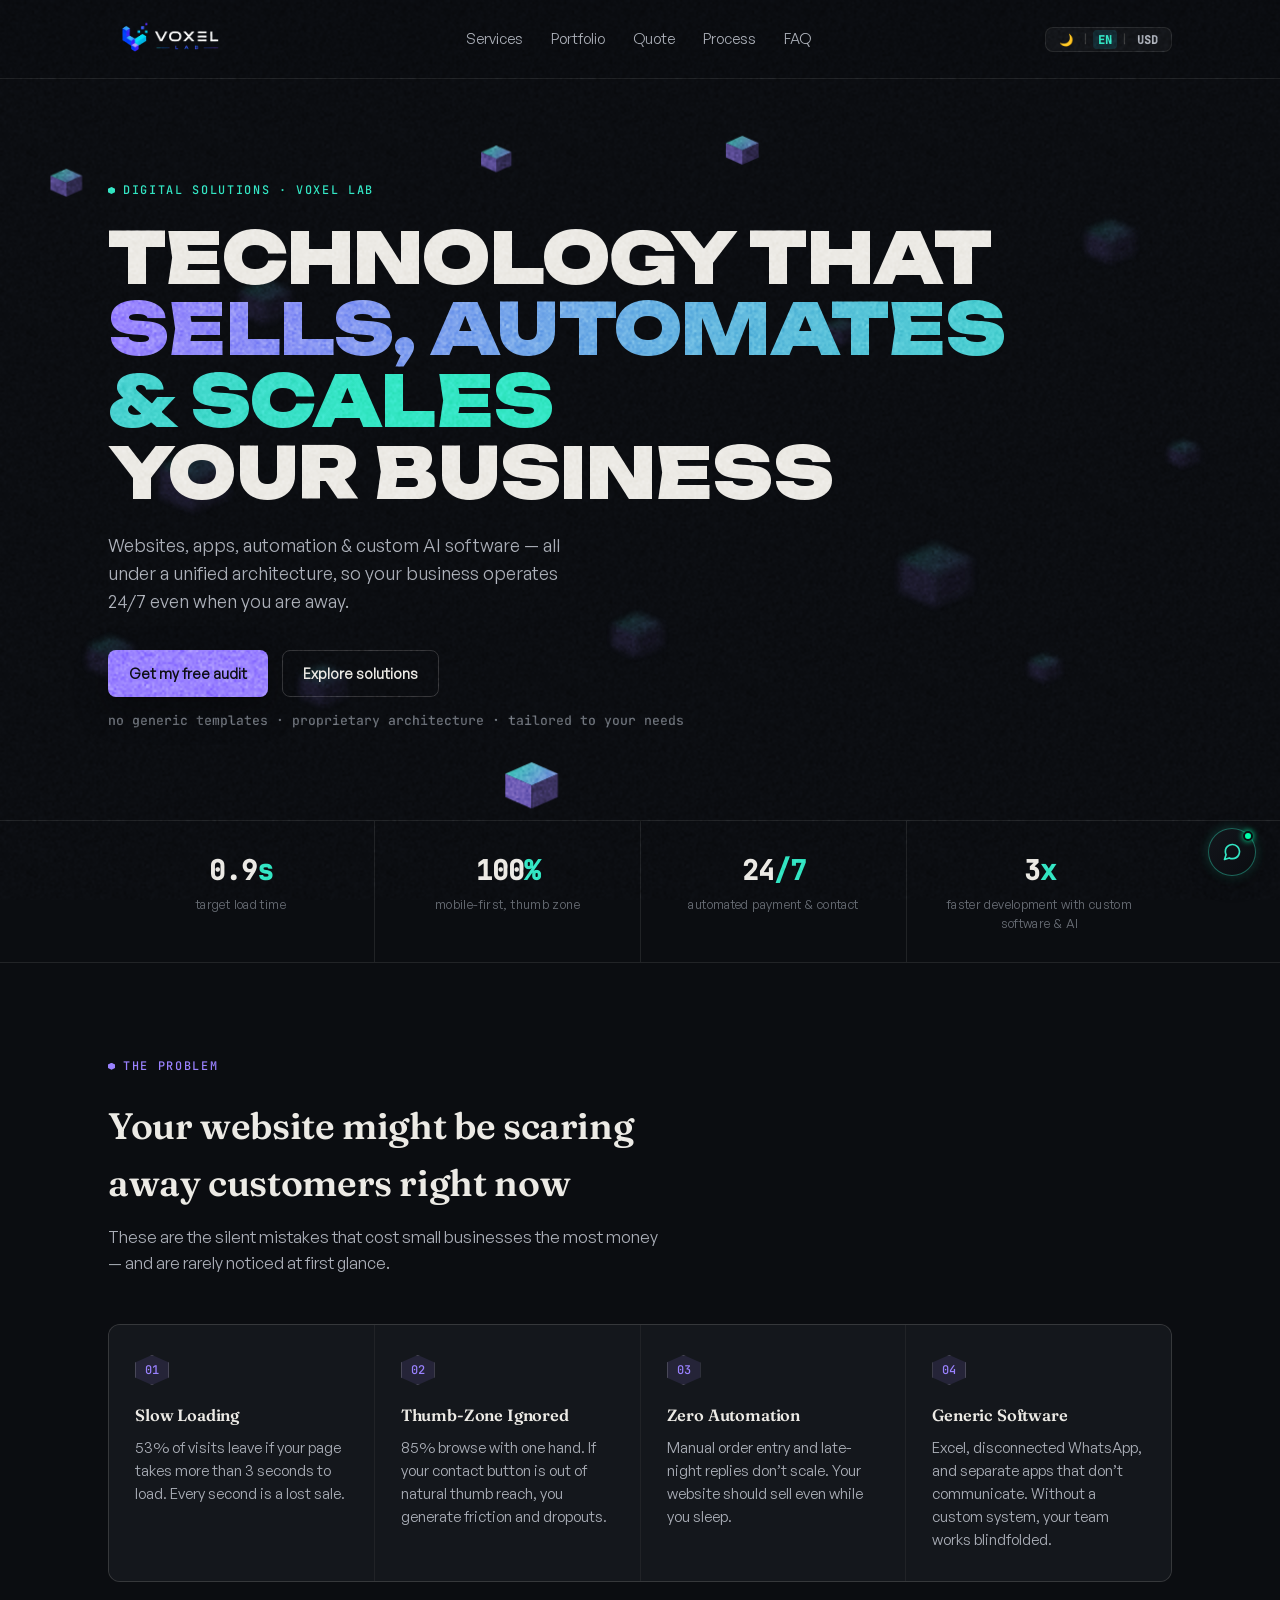
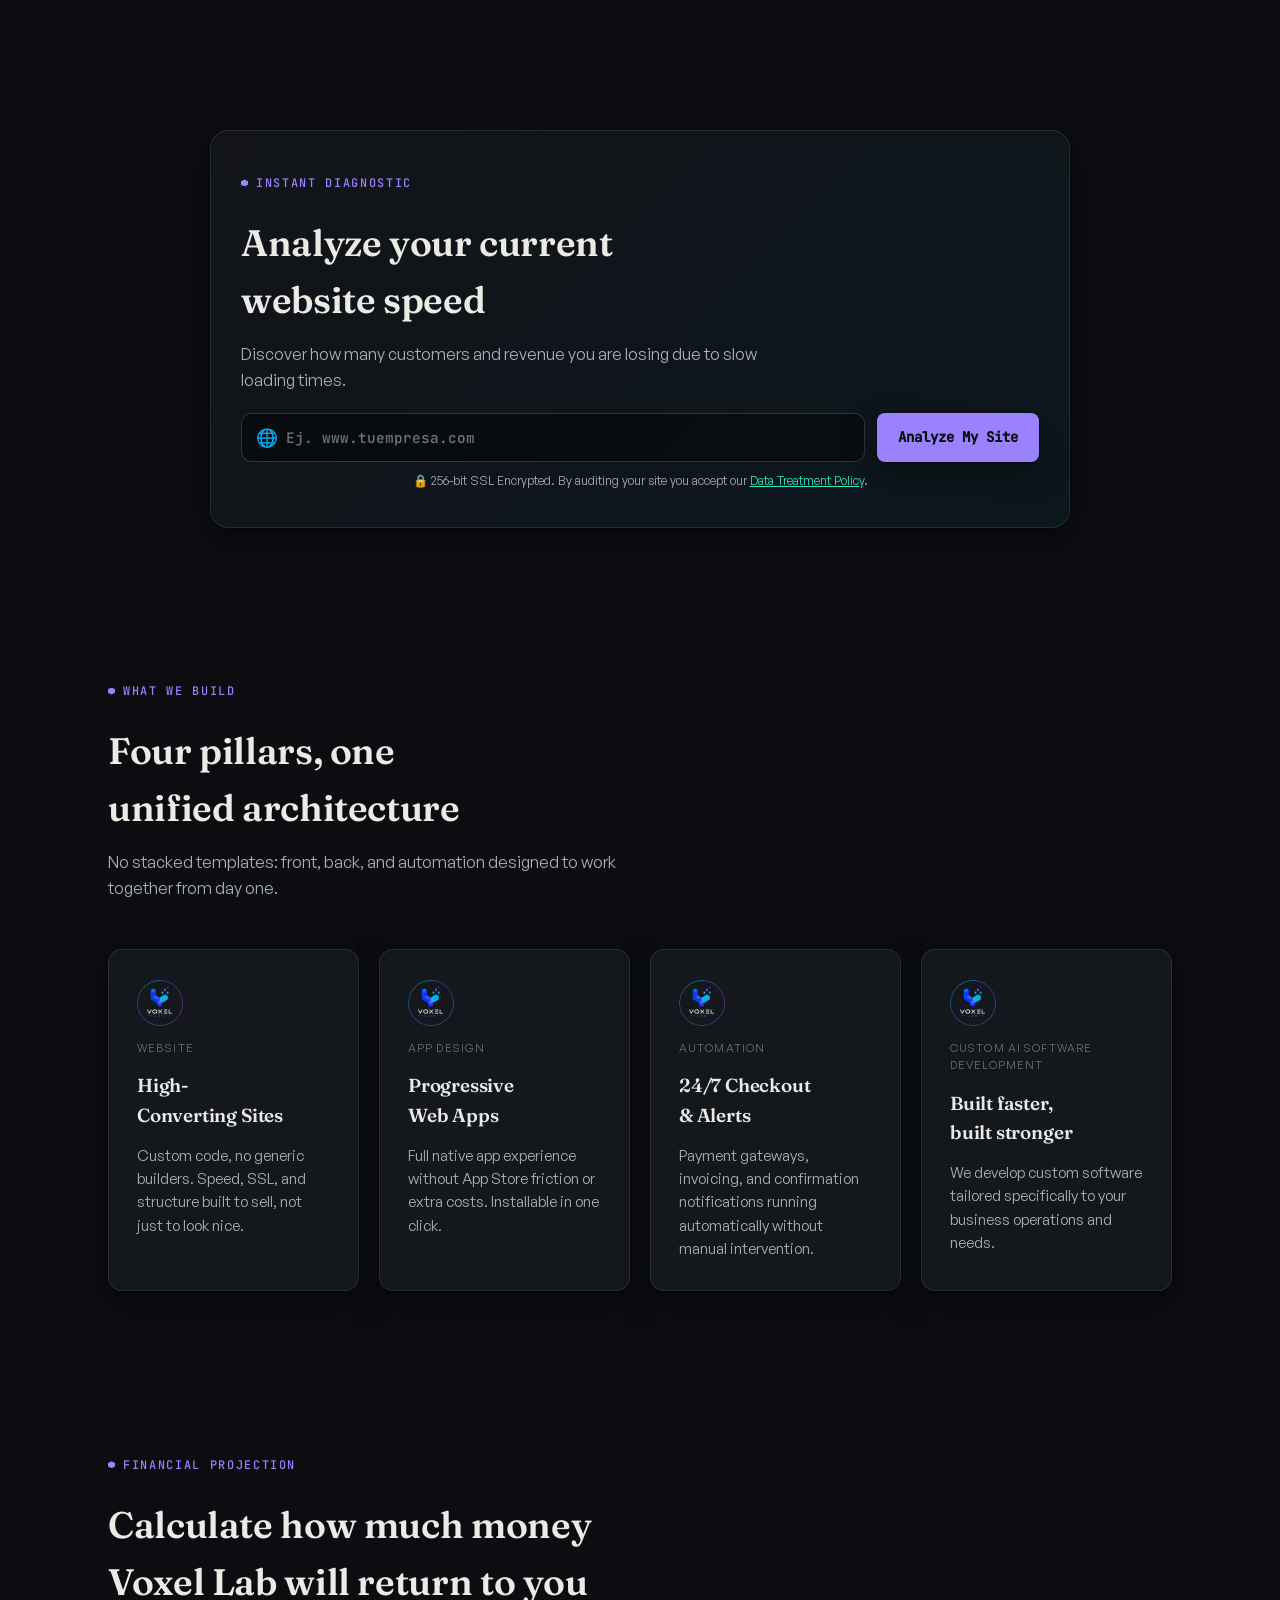
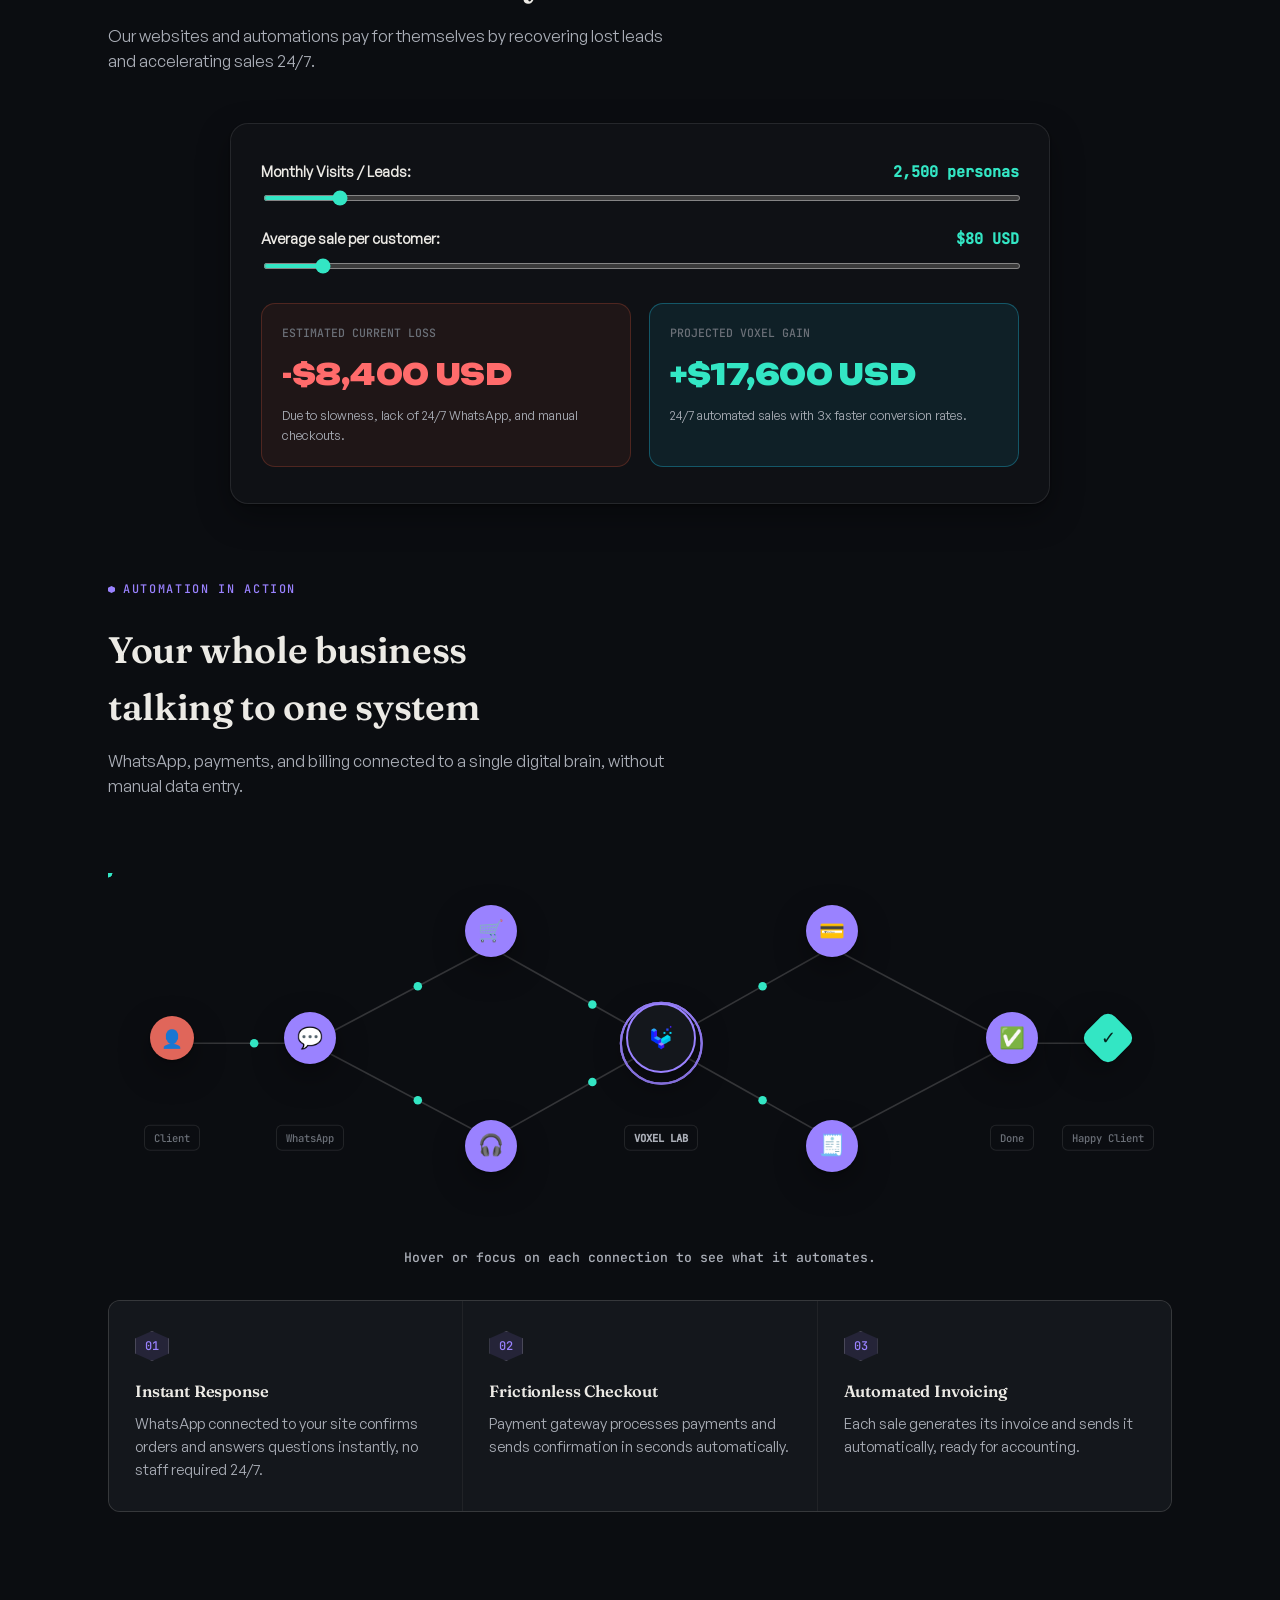
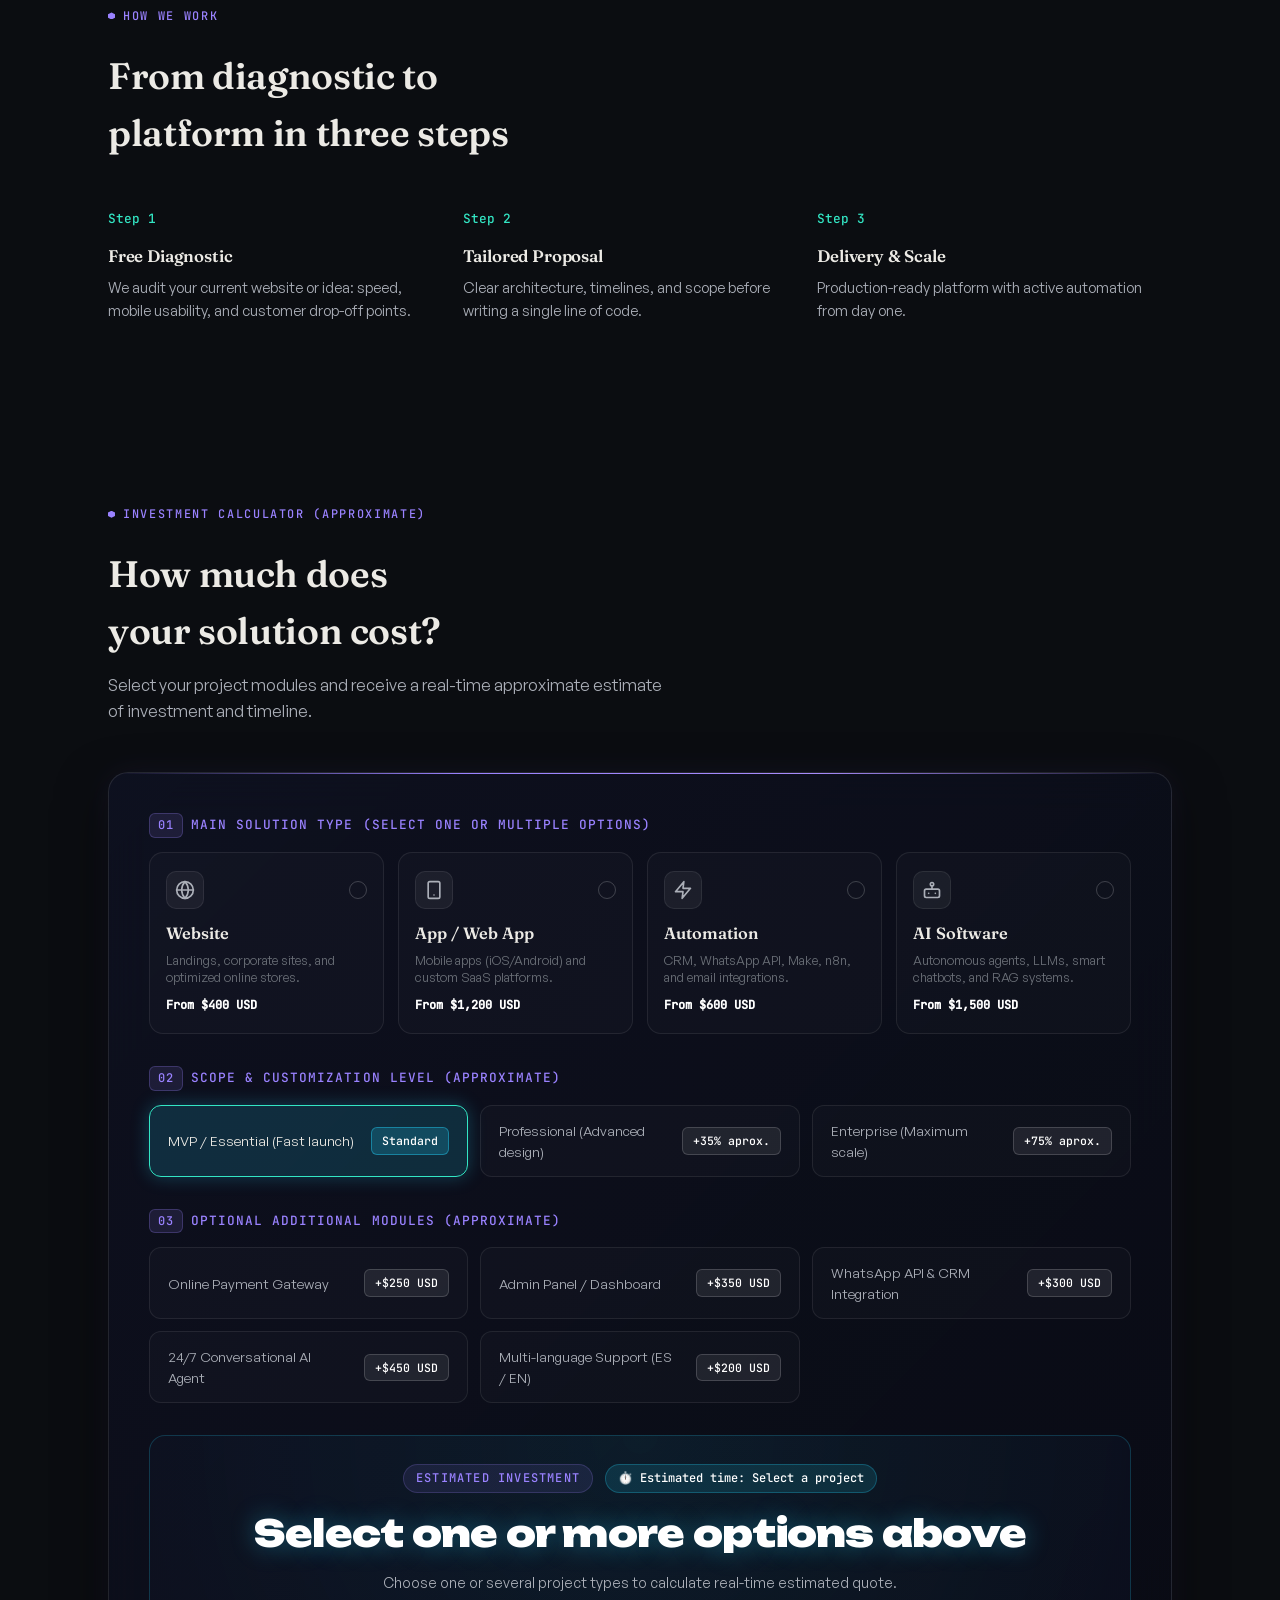
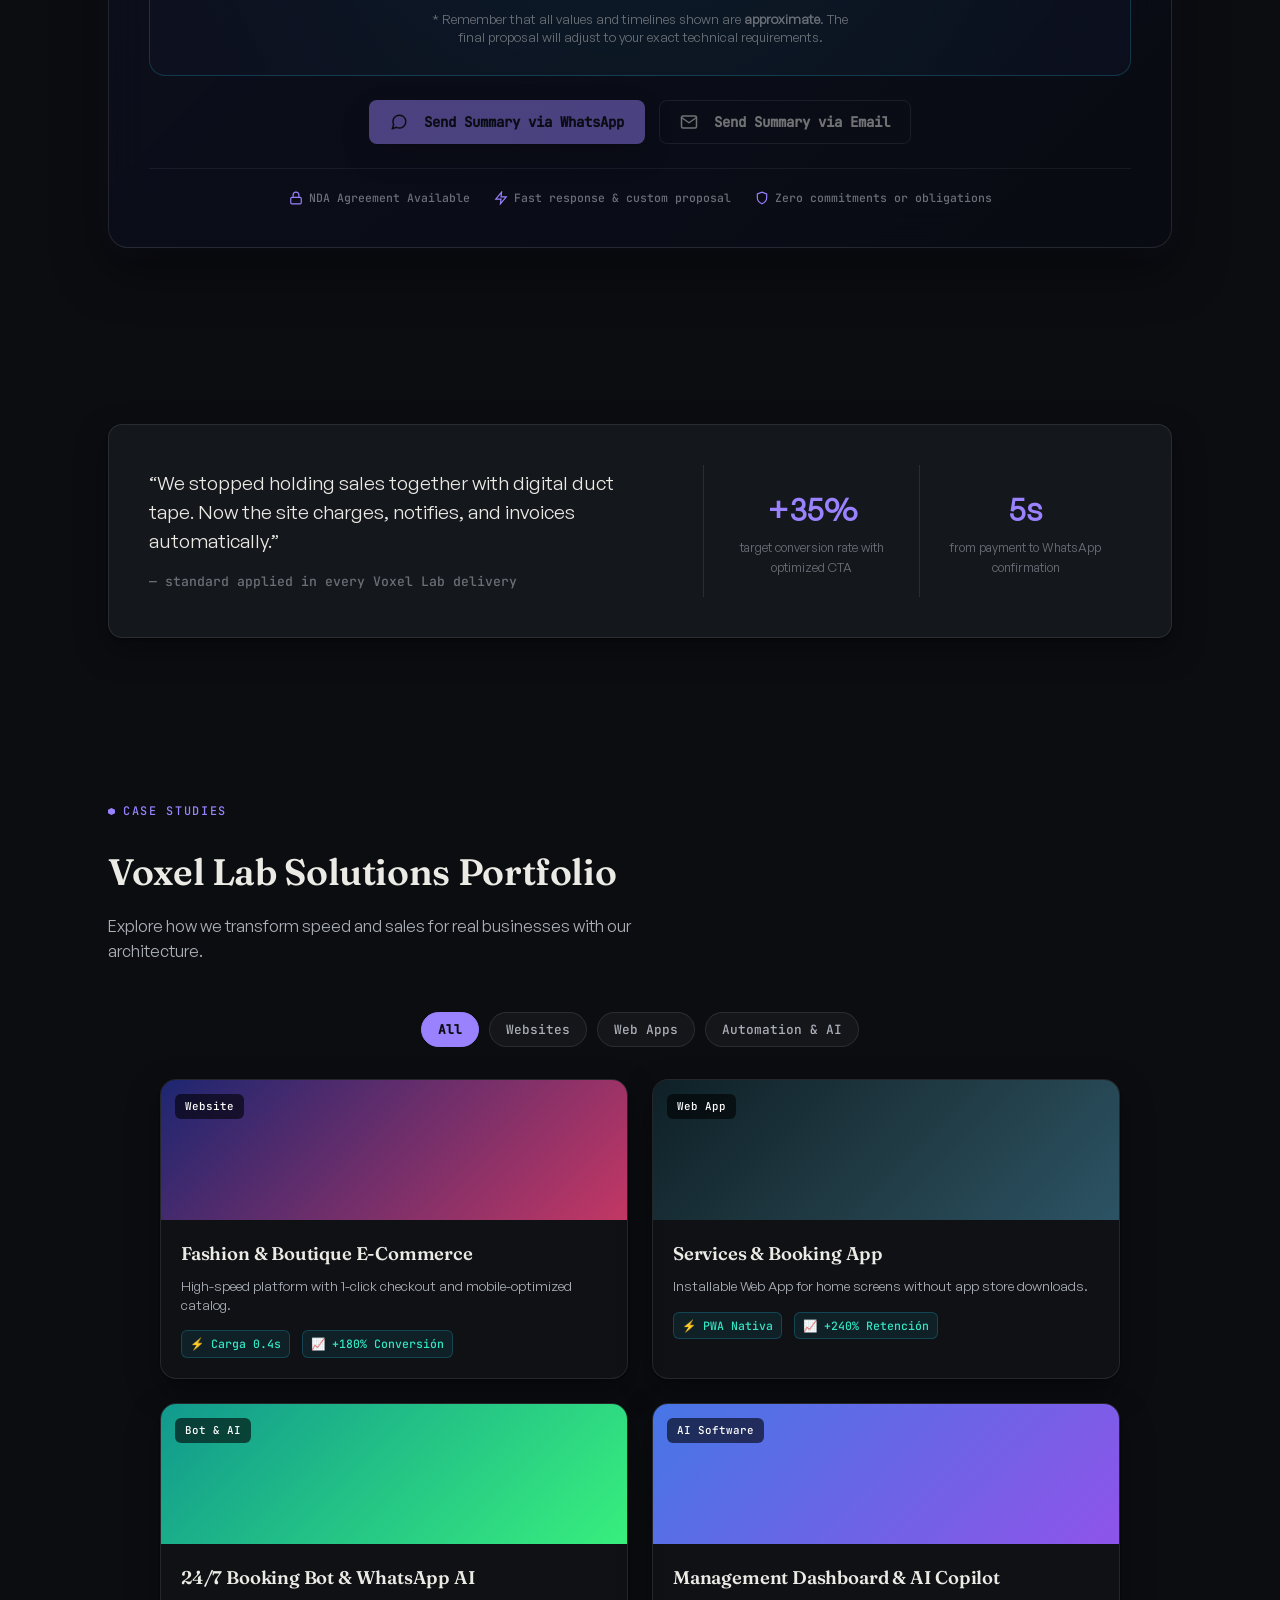
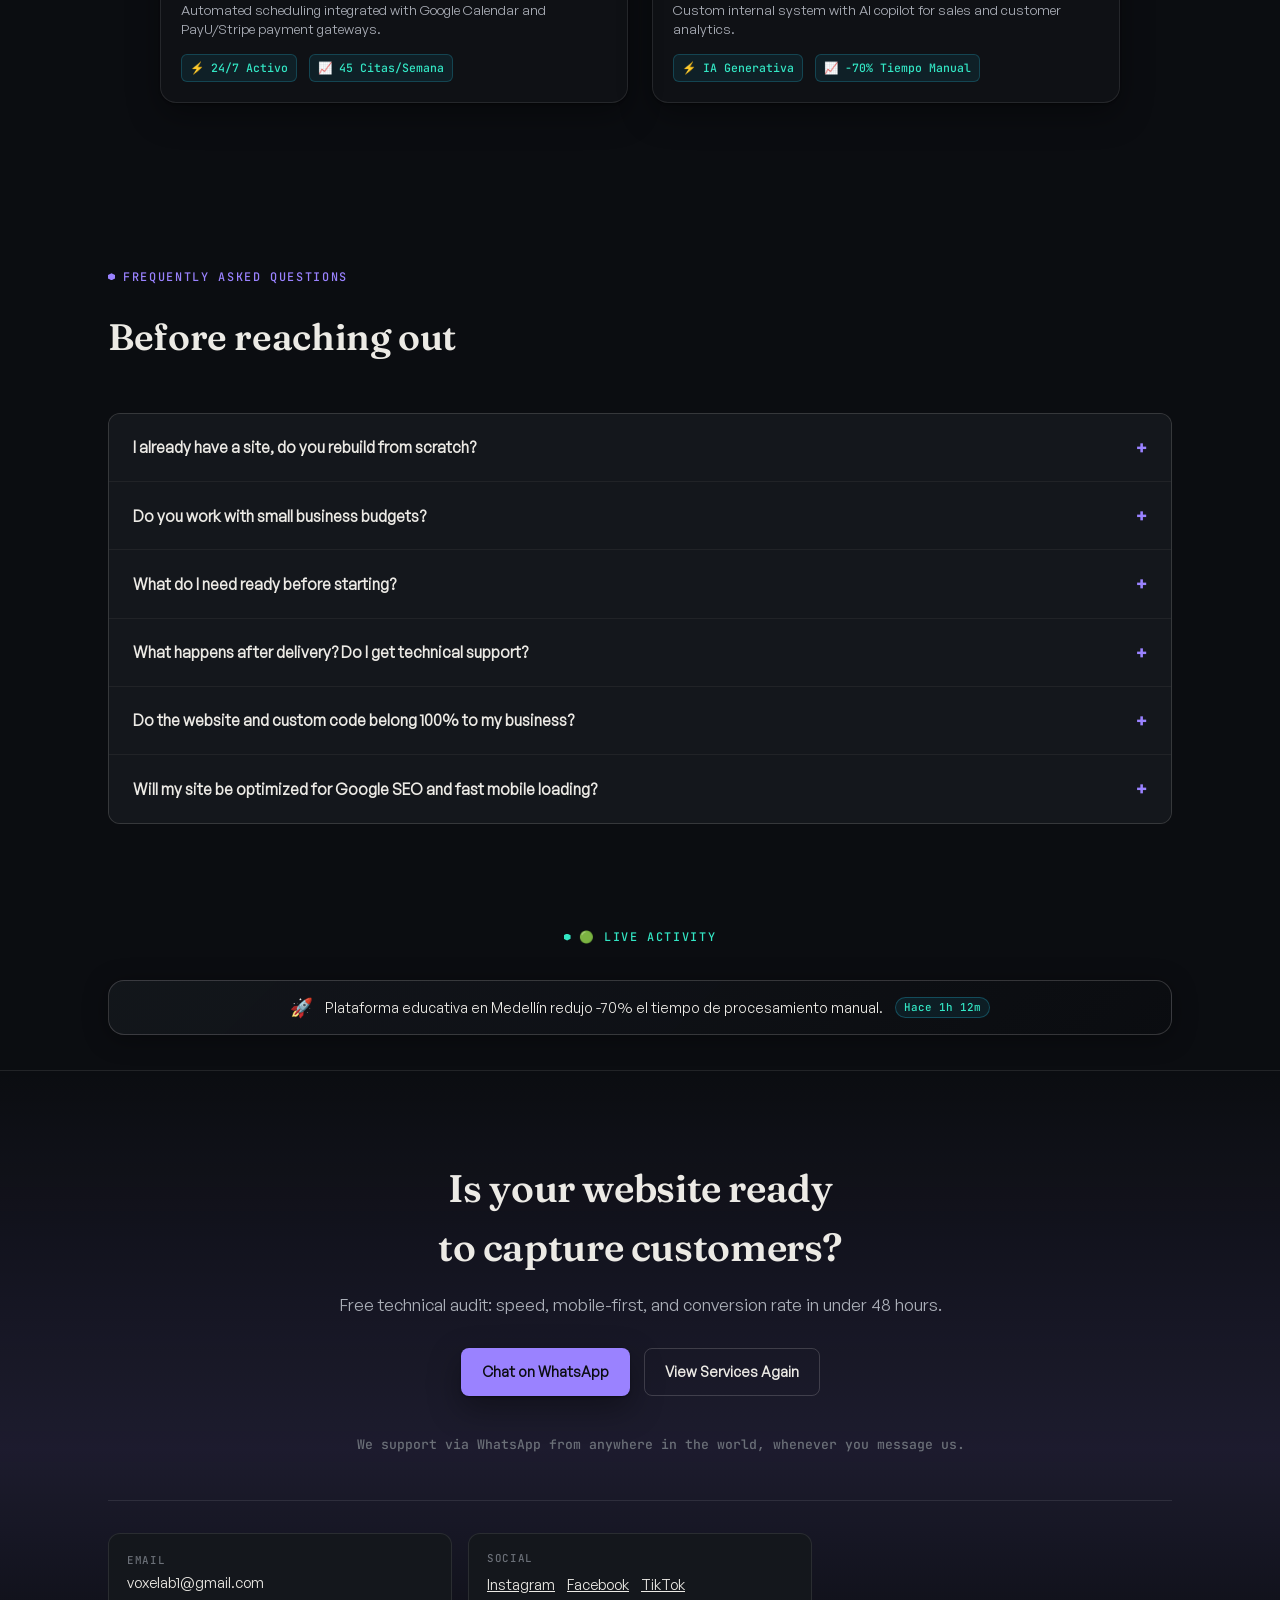
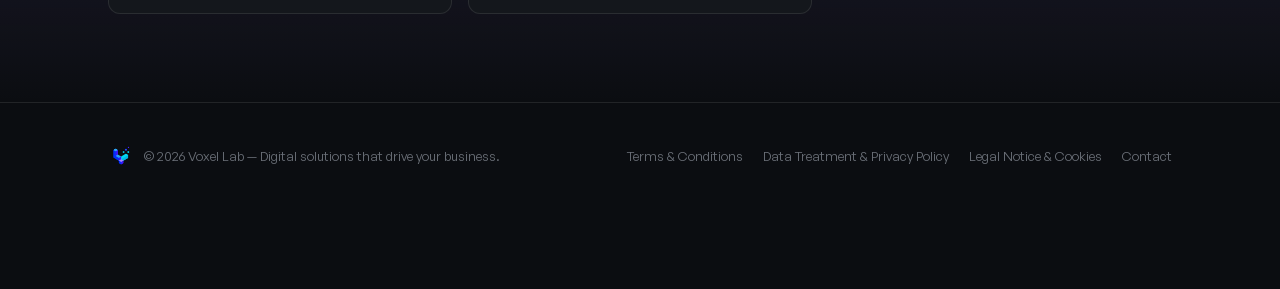
<file: index.html>
<!DOCTYPE html>
<html lang="es">
<head>
<meta charset="UTF-8">
<meta name="viewport" content="width=device-width, initial-scale=1.0">
<!-- 🛡️ Metaetiquetas de Seguridad & Habeas Data -->
<meta http-equiv="X-Content-Type-Options" content="nosniff">
<meta name="referrer" content="strict-origin-when-cross-origin">

<!-- 🔍 SEO Meta Tags Primarios -->
<title>Voxel Lab — Soluciones Digitales, Páginas Web Rápidas & Software con IA</title>
<meta name="title" content="Voxel Lab — Soluciones Digitales, Páginas Web Rápidas & Software con IA">
<meta name="description" content="Desarrollamos páginas web de ultra velocidad, web apps, automatización con WhatsApp API y software a medida con Inteligencia Artificial. Escala las ventas de tu negocio con arquitectura moderna.">
<meta name="keywords" content="desarrollo web Colombia, agencia desarrollo web Bogota, crear pagina web Medellin, cotizar pagina web Colombia, automatizacion whatsapp api, software a medida IA, empresa desarrollo software Colombia, landing page alta conversion, Voxel Lab">
<meta name="author" content="Voxel Lab">
<meta name="robots" content="index, follow">
<meta name="google-site-verification" content="9sSkZafLEkpD5tP87so7yAT3lLVw9qKUcCNNRIwWv0Q">
<link rel="canonical" href="https://voxelab.co/">

<!-- 🌐 Open Graph / Facebook / LinkedIn / WhatsApp -->
<meta property="og:type" content="website">
<meta property="og:url" content="https://voxelab.co/">
<meta property="og:title" content="Voxel Lab — Soluciones Digitales, Páginas Web Rápidas & Software con IA">
<meta property="og:description" content="Webs ultra rápidas (0.4s), automatizaciones 24/7 y software a medida con IA. Diseñadas para convertir visitas en ventas.">
<meta property="og:image" content="https://voxelab.co/logo-icon-dark.png">

<!-- 🐦 Twitter Cards -->
<meta property="twitter:card" content="summary_large_image">
<meta property="twitter:url" content="https://voxelab.co/">
<meta property="twitter:title" content="Voxel Lab — Soluciones Digitales, Páginas Web Rápidas & Software con IA">
<meta property="twitter:description" content="Webs ultra rápidas (0.4s), automatizaciones 24/7 y software a medida con IA. Diseñadas para convertir visitas en ventas.">
<meta property="twitter:image" content="https://voxelab.co/logo-icon-dark.png">

<!-- 🤖 Schema.org JSON-LD (Datos Estructurados para Google) -->
<script type="application/ld+json">
{
  "@context": "https://schema.org",
  "@graph": [
    {
      "@type": "Organization",
      "@id": "https://voxelab.co/#organization",
      "name": "Voxel Lab",
      "alternateName": ["VoxelLab", "Voxel Lab Soluciones Digitales"],
      "url": "https://voxelab.co",
      "logo": "https://voxelab.co/logo-icon-dark.png",
      "sameAs": [
        "https://www.instagram.com/voxel.lab1/",
        "https://www.facebook.com/share/1CRuGWPun2/",
        "https://www.tiktok.com/@voxel.lab1"
      ],
      "description": "Empresa especializada en soluciones digitales, desarrollo de software a medida, automatizaciones con WhatsApp API, Inteligencia Artificial y páginas web de alta velocidad."
    },
    {
      "@type": "WebSite",
      "@id": "https://voxelab.co/#website",
      "url": "https://voxelab.co",
      "name": "Voxel Lab — Soluciones Digitales, Desarrollo de Software & Automatizaciones",
      "publisher": {
        "@id": "https://voxelab.co/#organization"
      },
      "inLanguage": ["es-CO", "en-US"]
    },
    {
      "@type": "ProfessionalService",
      "@id": "https://voxelab.co/#service",
      "name": "Voxel Lab — Desarrollo de Software & Soluciones Digitales",
      "url": "https://voxelab.co",
      "priceRange": "$$$",
      "address": {
        "@type": "PostalAddress",
        "addressCountry": "CO"
      },
      "areaServed": ["Colombia", "United States", "Spain", "Latin America"],
      "hasOfferCatalog": {
        "@type": "OfferCatalog",
        "name": "Catálogo de Soluciones Digitales y Desarrollo de Software",
        "itemListElement": [
          {
            "@type": "Offer",
            "itemOffered": {
              "@type": "Service",
              "name": "Soluciones Digitales & Páginas Web de Ultra Velocidad",
              "description": "Desarrollo de sitios web corporativos, landings de conversión y tiendas virtuales optimizadas para cargar en 0.4 segundos."
            }
          },
          {
            "@type": "Offer",
            "itemOffered": {
              "@type": "Service",
              "name": "Desarrollo de Software a Medida & Web Apps (PWA)",
              "description": "Creación de software personalizado, plataformas SaaS y aplicaciones web instalables para optimizar procesos de negocio."
            }
          },
          {
            "@type": "Offer",
            "itemOffered": {
              "@type": "Service",
              "name": "Automatizaciones de Procesos con WhatsApp API & CRM",
              "description": "Integración de bots conversacionales 24/7, agendamiento de citas y confirmaciones de pago automáticas en tiempo real."
            }
          },
          {
            "@type": "Offer",
            "itemOffered": {
              "@type": "Service",
              "name": "Integración de Inteligencia Artificial & Copilotos a Medida",
              "description": "Sistemas RAG, agentes de IA conversacionales y tableros de gestión inteligente conectables a bases de datos."
            }
          }
        ]
      }
    },
    {
      "@type": "FAQPage",
      "@id": "https://voxelab.co/#faq",
      "mainEntity": [
        {
          "@type": "Question",
          "name": "¿Por qué elegir Voxel Lab para el Desarrollo de Software y Soluciones Digitales?",
          "acceptedAnswer": {
            "@type": "Answer",
            "text": "Voxel Lab combina velocidad extrema (0.4s de carga), arquitectura mobile-first optimizada para la zona del pulgar y automatizaciones inteligentes para aumentar las ventas y eficiencia operativa de negocios."
          }
        },
        {
          "@type": "Question",
          "name": "¿Qué tipo de Automatizaciones implementan?",
          "acceptedAnswer": {
            "@type": "Answer",
            "text": "Implementamos automatizaciones de WhatsApp API, bots de respuesta inmediata 24/7, agendamiento automático en Google Calendar, pasarelas de pago PayU/Stripe y webhooks en n8n/Make."
          }
        }
      ]
    }
  ]
}
</script>

<!-- 🖼️ Favicon & App Icons con Fondo Oscuro para Google -->
<link rel="icon" type="image/x-icon" href="favicon.ico">
<link rel="icon" type="image/webp" href="logo-icon-dark.webp">
<link rel="apple-touch-icon" href="logo-icon-dark.png">


<link rel="preload" href="fonts/unbounded-900.woff2" as="font" type="font/woff2" crossorigin>
<link rel="preload" href="fonts/generalsans-400.woff2" as="font" type="font/woff2" crossorigin>
<link rel="stylesheet" href="css/styles.min.css?v=1787889919">

<style>
.hero h1 {
  font-family: "UnboundedVL", "Futura", "Century Gothic", "Avenir Next", sans-serif !important;
  font-weight: 900 !important;
  text-transform: uppercase !important;
  font-size: clamp(2.1rem, 6.4vw, 4.4rem) !important;
  line-height: 1.02 !important;
  letter-spacing: -0.01em !important;
  max-width: 14ch !important;
}
.hero h1 em {
  font-style: normal !important;
  background: linear-gradient(100deg, var(--violet, #9A82FF), var(--cyan, #33E6C4) 85%) !important;
  -webkit-background-clip: text !important;
  background-clip: text !important;
  color: transparent !important;
}
</style>
</head>
<body>
<div class="site-root" style="width: 100%; max-width: 100%; overflow-x: clip; position: relative;">

<div class="preloader" id="preloader" aria-hidden="true">
  <div class="preloader-cubes"><span></span><span></span><span></span><span></span><span></span></div>
  <div class="preloader-count" id="preloaderCount">0%</div>
</div>
<div class="grain" id="grainLayer" aria-hidden="true"></div>

<header>
  <div class="wrap nav">
    <div class="brand brand--image" role="img" aria-label="Voxel Lab"></div>
    <nav class="links">
      <a href="#servicios" data-i18n="nav_services">Servicios</a>
      <a href="#portafolio" data-i18n="nav_portfolio">Portafolio</a>
      <a href="#cotizador" data-i18n="nav_quote">Cotizar</a>
      <a href="#proceso" data-i18n="nav_process">Proceso</a>
      <a href="#faq" data-i18n="nav_faq">Preguntas</a>
    </nav>
    <div style="display:flex; align-items:center; gap:10px;">
      <!-- Selector Sutil de Tema (Dark/Light), Idioma (ES/EN) y Moneda (USD/COP) -->
      <div class="lang-curr-picker">
        <button type="button" class="picker-btn" id="themeToggleBtn" onclick="toggleTheme()" title="Cambiar tema (Dark / Light)">🌙</button>
        <span class="picker-sep">|</span>
        <button type="button" class="picker-btn" id="langToggleBtn" onclick="toggleLanguage()" title="Cambiar idioma (ES / EN)">ES</button>
        <span class="picker-sep">|</span>
        <button type="button" class="picker-btn" id="currToggleBtn" onclick="toggleCurrency()" title="Cambiar moneda (USD / COP)">USD</button>
      </div>
      <button class="nav-toggle" id="navToggle" aria-expanded="false" aria-controls="mobileDrawer" aria-label="Abrir menú">
        <span></span>
      </button>
    </div>
  </div>
  <div class="wrap">
    <nav class="mobile-drawer" id="mobileDrawer">
      <a href="#servicios" data-i18n="nav_services">Servicios</a>
      <a href="#portafolio" data-i18n="nav_portfolio">Portafolio</a>
      <a href="#cotizador" data-i18n="nav_quote">Cotizar</a>
      <a href="#proceso" data-i18n="nav_process">Proceso</a>
      <a href="#faq" data-i18n="nav_faq">Preguntas</a>
      <a href="#contacto" data-i18n="nav_audit">Auditoría gratis</a>
    </nav>
  </div>
</header>

<main>
  <section class="hero">
    <div class="voxel-field" id="voxelField"></div>
    <div class="wrap relative">
      <span class="eyebrow" data-i18n="hero_eyebrow">Soluciones digitales · Voxel Lab</span>
      <h1 data-i18n="hero_h1">Tecnología que <em>vende, automatiza y escala</em> tu negocio</h1>
      <p class="sub" data-i18n="hero_sub">Webs, apps, automatizaciones y software a medida con IA &mdash; todo bajo una sola arquitectura, para que tu negocio funcione incluso cuando tú no estás.</p>
      <div class="actions">
        <a class="btn btn-primary" href="#contacto" data-i18n="hero_cta1">Quiero mi auditoría gratis</a>
        <a class="btn btn-ghost" href="#servicios" data-i18n="hero_cta2">Ver qué construimos</a>
      </div>
      <div class="fine" data-i18n="hero_fine">sin plantillas genéricas · arquitectura propia · acoplada a tus necesidades</div>
    </div>
  </section>

  <div class="stats">
    <div class="wrap">
      <div class="stat">
        <div class="stat-num" data-count-from="8.4" data-count-to="0.9" data-decimals="1" data-suffix="s">8.4<span class="unit">s</span></div>
        <div class="stat-label" data-i18n="stat_1">reducción de tiempo de carga (&gt;70%)</div>
      </div>
      <div class="stat">
        <div class="stat-num" data-count-from="0" data-count-to="100" data-decimals="0" data-suffix="%">0<span class="unit">%</span></div>
        <div class="stat-label" data-i18n="stat_2">mobile-first, zona del pulgar</div>
      </div>
      <div class="stat">
        <div class="stat-num" data-count-from="0" data-count-to="24" data-decimals="0" data-suffix="/7">0<span class="unit">/7</span></div>
        <div class="stat-label" data-i18n="stat_3">cobro y contacto automatizado</div>
      </div>
      <div class="stat">
        <div class="stat-num" data-count-from="1" data-count-to="3" data-decimals="0" data-suffix="x">1<span class="unit">x</span></div>
        <div class="stat-label" data-i18n="stat_4">desarrollo más rápido con software a medida e IA</div>
      </div>
    </div>
  </div>

  <section id="problema">
    <div class="wrap">
      <div class="section-head reveal">
        <span class="eyebrow" data-i18n="prob_eyebrow">El problema</span>
        <h2 data-i18n="prob_h2">Tu web puede estar espantando clientes ahora mismo</h2>
        <p data-i18n="prob_sub">Estos son los errores silenciosos que más le cuestan dinero a una pyme &mdash; y que casi nunca se notan a simple vista.</p>
      </div>
      <div class="pain-grid pain-grid--4 reveal">
        <div class="pain">
          <div class="glyph">01</div>
          <h3 data-i18n="prob_c1_t">Carga lenta</h3>
          <p data-i18n="prob_c1_d">El 53% de las visitas se va si tu página tarda más de 3 segundos en cargar. Cada segundo es venta perdida.</p>
        </div>
        <div class="pain">
          <div class="glyph">02</div>
          <h3 data-i18n="prob_c2_t">No piensa en el pulgar</h3>
          <p data-i18n="prob_c2_d">El 85% navega con una mano. Si tu botón de contacto está fuera de la zona de alcance, generas fricción y abandono.</p>
        </div>
        <div class="pain">
          <div class="glyph">03</div>
          <h3 data-i18n="prob_c3_t">Cero automatización</h3>
          <p data-i18n="prob_c3_d">Registrar ventas a mano y responder de madrugada no escala. Tu web debería vender aunque tú estés dormido.</p>
        </div>
        <div class="pain">
          <div class="glyph">04</div>
          <h3 data-i18n="prob_c4_t">Software genérico</h3>
          <p data-i18n="prob_c4_d">Excel, WhatsApp sin integrar y apps sueltas que no se hablan entre sí. Sin un sistema propio, cada área de tu negocio trabaja a ciegas.</p>
        </div>
      </div>
    </div>
  </section>

  <!-- ⚡ SECTION 1: AUDITORÍA DE VELOCIDAD EN TIEMPO REAL -->
  <section id="speedAudit" class="reveal" style="padding: 60px 0;">
    <div class="wrap">
      <div class="speed-audit-card">
        <div class="section-head" style="margin-bottom: 20px;">
          <span class="eyebrow" data-i18n="audit_eyebrow">Diagnóstico instantáneo</span>
          <h2 data-i18n="audit_h2">Analiza la velocidad de tu página web actual</h2>
          <p data-i18n="audit_sub">Descubre cuántos clientes y dinero estás dejando ir por tiempos de carga lentos.</p>
        </div>

        <div class="speed-input-box">
          <div class="input-wrap">
            <span class="input-icon">🌐</span>
            <input type="text" id="speedUrlInput" placeholder="Ej. www.tuempresa.com" aria-label="Dirección de tu página web">
          </div>
          <button type="button" class="btn btn-primary" id="speedAuditBtn" onclick="runSpeedAudit()" data-i18n="audit_btn">Analizar Mi Web</button>
        </div>
        <div class="audit-privacy-note" style="margin-top: 10px; font-size: 0.76rem; color: var(--ink-soft); display: flex; align-items: center; justify-content: center; gap: 6px;">
          <span data-i18n="audit_privacy_note">Cifrado SSL 256-bit · *Medido bajo la metodología oficial de Google PageSpeed & Lighthouse.</span>
        </div>

        <!-- Loader Animado durante el análisis -->
        <div class="speed-loader-box" id="speedLoaderBox" style="display: none;">
          <div class="speed-progress-bar-bg">
            <div class="speed-progress-bar-fill" id="auditProgressFill"></div>
          </div>
          <div class="speed-progress-text" id="auditProgressText">🔍 Conectando con Google Lighthouse Engine...</div>
        </div>

        <!-- Caja de Resultados Avanzada -->
        <div class="speed-result-box" id="speedResultBox" style="display: none;">
          <div class="speed-metrics-grid">
            <div class="speed-metric-card metric--danger">
              <span class="metric-title" data-i18n="audit_m1_t">Tiempo Carga Móvil</span>
              <span class="metric-val" id="auditTimeVal">4.8s</span>
              <span class="metric-sub" id="auditTimeSub" data-i18n="audit_m1_s">53% abandono de clientes</span>
            </div>

            <div class="speed-metric-card metric--warning">
              <span class="metric-title" data-i18n="audit_m2_t">Puntaje Google Speed</span>
              <span class="metric-val" id="auditScoreVal">38/100</span>
              <span class="metric-sub" id="auditScoreSub" data-i18n="audit_m2_s">Rendimiento SEO deficiente</span>
            </div>

            <div class="speed-metric-card metric--warning" id="auditUxCard">
              <span class="metric-title" data-i18n="audit_m4_t">UX Móvil & Pulgar</span>
              <span class="metric-val" id="auditUxVal">Fricción Alta</span>
              <span class="metric-sub" id="auditUxSub" data-i18n="audit_m4_s">Botones fuera de zona fácil</span>
            </div>

            <div class="speed-metric-card metric--success">
              <span class="metric-title" data-i18n="audit_m3_t">Solución Voxel Lab</span>
              <span class="metric-val">&lt; 0.9s</span>
              <span class="metric-sub" data-i18n="audit_m3_s">🚀 Zona Verde Google (90+ a 100)</span>
            </div>
          </div>

          <!-- Cuadro de Hallazgos Técnicos -->
          <div class="speed-findings-box">
            <div class="findings-title">
               <b data-i18n="audit_findings_t">Hallazgos Técnicos Principales:</b>
            </div>
            <ul class="findings-list" id="auditFindingsList">
              <li data-i18n="audit_f1"><b>Servidor & Carga:</b> Tiempos de respuesta inicial (TTFB) elevados e imágenes sin compresión moderna.</li>
              <li data-i18n="audit_f2"><b>Usabilidad Móvil:</b> Menú y botones de contacto fuera de la zona natural del pulgar.</li>
              <li data-i18n="audit_f3"><b>Conversión:</b> Sin pasarela de cobro rápido ni respuesta automática por WhatsApp 24/7.</li>
            </ul>
          </div>

          <div class="speed-audit-footer">
            <div style="font-size: 0.78rem; color: var(--ink-muted); margin-bottom: 12px; line-height: 1.4;">* <b>Garantía de Transparencia:</b> Medido bajo la metodología oficial de Google PageSpeed / Lighthouse. La velocidad final de cada proyecto varía según la cantidad de herramientas de marketing externas (Pixel de Meta, Analytics) y la compresión de medios administrados por el cliente.</div>
            <span data-i18n="audit_footer"><b>Diagnóstico:</b> Tu sitio actual acumula fricción. Con la arquitectura Voxel Lab cargarás <b>6x más rápido</b>.</span>
            <div class="speed-audit-actions">
              <button type="button" class="btn btn-ghost btn-sm" id="auditWhatsappShareBtn" onclick="shareAuditWhatsApp()" data-i18n="audit_wa_share">Enviar a WhatsApp</button>
              <a href="#cotizador" class="btn btn-cyan btn-sm" data-i18n="audit_opt_btn">Optimizar Mi Web Ahora ➔</a>
            </div>
          </div>
        </div>
      </div>
    </div>
  </section>

  <section id="servicios">
    <div class="wrap">
      <div class="section-head reveal">
        <span class="eyebrow" data-i18n="serv_eyebrow">Lo que construimos</span>
        <h2 data-i18n="serv_h2">Cuatro piezas, una sola arquitectura</h2>
        <p data-i18n="serv_sub">Nada de plantillas apiladas: front, back y automatización diseñados para trabajar juntos desde el primer día.</p>
      </div>
      <div class="pillars reveal">
        <div class="pillar">
          <div class="cube-icon"></div>
          <span class="tag" data-i18n="serv_p1_tag">Página web</span>
          <h3 data-i18n="serv_p1_t">Sitios que convierten</h3>
          <p data-i18n="serv_p1_d">Código a medida, no builders genéricos. Velocidad, SSL y estructura pensada para vender, no solo para verse bien.</p>
        </div>
        <div class="pillar">
          <div class="cube-icon"></div>
          <span class="tag" data-i18n="serv_p2_tag">Diseño de app</span>
          <h3 data-i18n="serv_p2_t">Web Apps progresivas</h3>
          <p data-i18n="serv_p2_d">Toda la experiencia de una app nativa, sin el costo ni la fricción de la App Store. Instalable a un clic.</p>
        </div>
        <div class="pillar">
          <div class="cube-icon"></div>
          <span class="tag" data-i18n="serv_p3_tag">Automatización</span>
          <h3 data-i18n="serv_p3_t">Cobro y aviso 24/7</h3>
          <p data-i18n="serv_p3_d">Pasarelas de pago, facturación y notificaciones de confirmación, integradas y corriendo solas, sin intervención manual.</p>
        </div>
        <div class="pillar">
          <div class="cube-icon"></div>
          <span class="tag" data-i18n="serv_p4_tag">Desarrollo de software a medida con IA</span>
          <h3 data-i18n="serv_p4_t">Construimos más rápido, no más frágil</h3>
          <p data-i18n="serv_p4_d">Desarrollamos soluciones a medida para tu empresa, enfocándonos en tus necesidades.</p>
        </div>
      </div>
    </div>
  </section>

  <!-- 💰 SECTION 2: CALCULADORA DE RETORNO DE INVERSIÓN (ROI) -->
  <section id="roiCalculator" class="reveal" style="padding: 70px 0;">
    <div class="wrap">
      <div class="section-head text-center">
        <span class="eyebrow" data-i18n="roi_eyebrow">Proyección financiera</span>
        <h2 data-i18n="roi_h2">Calcula cuánto dinero te devolverá Voxel Lab</h2>
        <p data-i18n="roi_sub">Nuestras webs y automatizaciones se pagan solas al recuperar clientes perdidos y acelerar ventas 24/7.</p>
      </div>

      <div class="roi-box">
        <div class="roi-sliders">
          <div class="roi-field">
            <div class="roi-label-row">
              <label for="roiVisitors" data-i18n="roi_l1">Visitas / Prospectos al mes:</label>
              <span class="roi-val" id="roiVisitorsVal">2,500 personas</span>
            </div>
            <input type="range" id="roiVisitors" min="200" max="25000" step="100" value="2500" oninput="recalcROI()">
          </div>

          <div class="roi-field">
            <div class="roi-label-row">
              <label for="roiTicket" data-i18n="roi_l2">Venta promedio por cliente:</label>
              <span class="roi-val" id="roiTicketVal">$80 USD</span>
            </div>
            <input type="range" id="roiTicket" min="10" max="1000" step="10" value="80" oninput="recalcROI()">
          </div>
        </div>

        <div class="roi-results-grid">
          <div class="roi-card card--loss">
            <span class="card-tag" data-i18n="roi_c1_tag">Pérdida Actual Estimada</span>
            <h3 id="roiLossVal">-$3,200 USD</h3>
            <p data-i18n="roi_c1_sub">Por lentitud, falta de WhatsApp 24/7 y cobros manuales.</p>
          </div>
          <div class="roi-card card--gain">
            <span class="card-tag" data-i18n="roi_c2_tag">Ganancia Proyectada Voxel</span>
            <h3 id="roiGainVal">+$5,400 USD</h3>
            <p data-i18n="roi_c2_sub">Ventas automáticas 24/7 con conversión 3x más rápida.</p>
          </div>
        </div>
      </div>
    </div>
  </section>
    <div class="wrap">
      <div class="section-head reveal">
        <span class="eyebrow" data-i18n="auto_eyebrow">Automatización en acción</span>
        <h2 data-i18n="auto_h2">Todo tu negocio hablándole a un mismo sistema</h2>
        <p data-i18n="auto_sub">WhatsApp, pagos y facturación conectados a un solo cerebro digital, sin que nadie tenga que cruzar datos a mano.</p>
      </div>
      <div class="flow flow--long reveal">
        <svg class="flow-svg" viewBox="0 0 1000 320" preserveAspectRatio="xMidYMid meet" aria-hidden="true">
          <path id="segStart" class="flow-line" d="M60,160 L190,160"></path>
          <path id="segB1" class="flow-line" d="M190,160 L360,70"></path>
          <path id="segB2" class="flow-line" d="M190,160 L360,250"></path>
          <path id="segC1" class="flow-line" d="M360,70 L520,160"></path>
          <path id="segC2" class="flow-line" d="M360,250 L520,160"></path>
          <path id="segD1" class="flow-line" d="M520,160 L680,70"></path>
          <path id="segD2" class="flow-line" d="M520,160 L680,250"></path>
          <path id="segE1" class="flow-line" d="M680,70 L850,160"></path>
          <path id="segE2" class="flow-line" d="M680,250 L850,160"></path>
          <path id="segEnd" class="flow-line" d="M850,160 L940,160"></path>
          <circle class="flow-ring" cx="520" cy="160" r="38"></circle>
          <circle class="flow-ring flow-ring--delay" cx="520" cy="160" r="38"></circle>
          <circle class="flow-dot" r="4"><animateMotion dur="0.7s" begin="0s" repeatCount="indefinite"><mpath href="#segStart"></mpath></animateMotion></circle>
          <circle class="flow-dot" r="4"><animateMotion dur="0.7s" begin="0.7s" repeatCount="indefinite"><mpath href="#segB1"></mpath></animateMotion></circle>
          <circle class="flow-dot" r="4"><animateMotion dur="0.7s" begin="0.7s" repeatCount="indefinite"><mpath href="#segB2"></mpath></animateMotion></circle>
          <circle class="flow-dot" r="4"><animateMotion dur="0.7s" begin="1.4s" repeatCount="indefinite"><mpath href="#segC1"></mpath></animateMotion></circle>
          <circle class="flow-dot" r="4"><animateMotion dur="0.7s" begin="1.4s" repeatCount="indefinite"><mpath href="#segC2"></mpath></animateMotion></circle>
          <circle class="flow-dot" r="4"><animateMotion dur="0.7s" begin="2.1s" repeatCount="indefinite"><mpath href="#segD1"></mpath></animateMotion></circle>
          <circle class="flow-dot" r="4"><animateMotion dur="0.7s" begin="2.1s" repeatCount="indefinite"><mpath href="#segD2"></mpath></animateMotion></circle>
          <circle class="flow-dot" r="4"><animateMotion dur="0.7s" begin="2.8s" repeatCount="indefinite"><mpath href="#segE1"></mpath></animateMotion></circle>
          <circle class="flow-dot" r="4"><animateMotion dur="0.7s" begin="2.8s" repeatCount="indefinite"><mpath href="#segE2"></mpath></animateMotion></circle>
          <circle class="flow-dot" r="4"><animateMotion dur="0.7s" begin="3.5s" repeatCount="indefinite"><mpath href="#segEnd"></mpath></animateMotion></circle>
        </svg>

        <div class="flow-icon-node flow-icon-node--start" style="left:6%; top:50%;" aria-hidden="true">&#128100;</div>
        <div class="flow-cap" style="left:6%; top:76%;" data-i18n="auto_c_client">Cliente</div>

        <button type="button" class="flow-icon-node" style="left:19%; top:50%;" data-flow-path="segStart segB1 segB2" data-flow-desc="WhatsApp: recibe el mensaje del cliente y dispara todo el proceso, sin que nadie conteste a mano." aria-describedby="flowInfo">&#128172;</button>
        <div class="flow-cap" style="left:19%; top:76%;">WhatsApp</div>

        <button type="button" class="flow-icon-node" style="left:36%; top:21.9%;" data-flow-path="segB1 segC1" data-flow-desc="Confirma el pedido apenas el cliente escribe, con el detalle correcto siempre." aria-describedby="flowInfo">&#128722;</button>
        <button type="button" class="flow-icon-node" style="left:36%; top:78.1%;" data-flow-path="segB2 segC2" data-flow-desc="Responde dudas frecuentes al instante, sin dejar a nadie esperando." aria-describedby="flowInfo">&#127911;</button>

        <div class="flow-icon-node flow-icon-node--hub" style="left:52%; top:50%;" aria-hidden="true"><span class="flow-icon-node--hub-cube"></span></div>
        <div class="flow-cap flow-cap--hub" style="left:52%; top:76%;">VOXEL LAB</div>

        <button type="button" class="flow-icon-node" style="left:68%; top:21.9%;" data-flow-path="segD1 segE1" data-flow-desc="Cobra el pago con pasarela segura y confirma la compra en segundos." aria-describedby="flowInfo">&#128179;</button>
        <button type="button" class="flow-icon-node" style="left:68%; top:78.1%;" data-flow-path="segD2 segE2" data-flow-desc="Genera la factura automáticamente, lista para tu contabilidad." aria-describedby="flowInfo">&#129534;</button>

        <button type="button" class="flow-icon-node" style="left:85%; top:50%;" data-flow-path="segE1 segE2 segEnd" data-flow-desc="Todo queda registrado y sincronizado, sin hojas de cálculo ni copiar y pegar." aria-describedby="flowInfo">&#9989;</button>
        <div class="flow-cap" style="left:85%; top:76%;" data-i18n="auto_c_ready">Listo</div>

        <div class="flow-icon-node flow-icon-node--end" style="left:94%; top:50%;" aria-hidden="true"><span class="icon-inner">&#10003;</span></div>
        <div class="flow-cap" style="left:94%; top:76%;" data-i18n="auto_c_happy">Cliente feliz</div>
      </div>
      <p class="flow-info" id="flowInfo" data-i18n="auto_info">Pasa el cursor o el foco sobre cada conexión para ver qué automatiza.</p>
      <div class="pain-grid reveal" style="margin-top: 32px;">
        <div class="pain">
          <div class="glyph">01</div>
          <h3 data-i18n="auto_p1_t">Respuesta instantánea</h3>
          <p data-i18n="auto_p1_d">WhatsApp conectado a tu web confirma pedidos y responde dudas al momento, sin que nadie esté pegado al teléfono.</p>
        </div>
        <div class="pain">
          <div class="glyph">02</div>
          <h3 data-i18n="auto_p2_t">Cobro sin fricción</h3>
          <p data-i18n="auto_p2_d">La pasarela procesa el pago y envía la confirmación en segundos, sin pasos manuales de por medio.</p>
        </div>
        <div class="pain">
          <div class="glyph">03</div>
          <h3 data-i18n="auto_p3_t">Papeleo automático</h3>
          <p data-i18n="auto_p3_d">Cada venta genera su factura y la envía sola, lista para tu contabilidad.</p>
        </div>
      </div>
    </div>
  </section>

  <section id="proceso">
    <div class="wrap">
      <div class="section-head reveal">
        <span class="eyebrow" data-i18n="proc_eyebrow">Cómo trabajamos</span>
        <h2 data-i18n="proc_h2">De diagnóstico a plataforma en tres pasos</h2>
      </div>
      <div class="process reveal">
        <div class="step">
          <span class="idx" data-i18n="proc_s1_idx">Paso 1</span>
          <h3 data-i18n="proc_s1_t">Diagnóstico gratuito</h3>
          <p data-i18n="proc_s1_d">Auditamos tu web o idea actual: velocidad, usabilidad móvil y puntos de fuga de clientes.</p>
        </div>
        <div class="step">
          <span class="idx" data-i18n="proc_s2_idx">Paso 2</span>
          <h3 data-i18n="proc_s2_t">Propuesta a medida</h3>
          <p data-i18n="proc_s2_d">Arquitectura, tiempos y alcance claros antes de escribir una sola línea de código.</p>
        </div>
        <div class="step">
          <span class="idx" data-i18n="proc_s3_idx">Paso 3</span>
          <h3 data-i18n="proc_s3_t">Entrega y escala</h3>
          <p data-i18n="proc_s3_d">Plataforma en producción, con automatización activa desde el primer cliente que llega.</p>
        </div>
      </div>
    </div>
  </section>



  <section id="cotizador">
    <div class="wrap">
      <div class="section-head reveal">
        <span class="eyebrow" data-i18n="quote_eyebrow">Calculadora de Inversión (Aproximada)</span>
        <h2 data-i18n="quote_h2">¿Cuánto cuesta lo que necesitas?</h2>
        <p data-i18n="quote_sub">Selecciona los módulos de tu proyecto y recibe una estimación aproximada de inversión y tiempo en tiempo real.</p>
      </div>
      <div class="quote-box reveal">

        <!-- Paso 1: Tipo de Proyecto con Tarjetas e Iconos SVG -->
        <div class="quote-field">
          <div class="quote-label" data-i18n="q_step1">
            <span class="quote-label-num">01</span> Tipo de solución principal (Puedes seleccionar una o varias opciones)
          </div>
          <div class="quote-cards-grid" id="quoteType">
            
            <!-- Web -->
            <div class="quote-card" data-min="400" data-max="1200" data-time-min="1" data-time-max="3" data-title="Página Web / E-commerce">
              <div class="quote-card-header">
                <div class="quote-card-icon">
                  <svg width="20" height="20" viewBox="0 0 24 24" fill="none" stroke="currentColor" stroke-width="2" stroke-linecap="round" stroke-linejoin="round"><circle cx="12" cy="12" r="10"/><line x1="2" y1="12" x2="22" y2="12"/><path d="M12 2a15.3 15.3 0 0 1 4 10 15.3 15.3 0 0 1-4 10 15.3 15.3 0 0 1-4-10 15.3 15.3 0 0 1 4-10z"/></svg>
                </div>
                <div class="quote-card-check"></div>
              </div>
              <div>
                <div class="quote-card-title" data-i18n="qc1_t">Página Web</div>
                <div class="quote-card-desc" data-i18n="qc1_d">Landings, sitios corporativos y tiendas online optimizadas.</div>
              </div>
              <div class="quote-card-price-tag">Desde $400 USD (aprox.)</div>
            </div>

            <!-- App / Web App -->
            <div class="quote-card" data-min="1200" data-max="3500" data-time-min="3" data-time-max="6" data-title="App Móvil / Web App">
              <div class="quote-card-header">
                <div class="quote-card-icon">
                  <svg width="20" height="20" viewBox="0 0 24 24" fill="none" stroke="currentColor" stroke-width="2" stroke-linecap="round" stroke-linejoin="round"><rect x="5" y="2" width="14" height="20" rx="2" ry="2"/><line x1="12" y1="18" x2="12.01" y2="18"/></svg>
                </div>
                <div class="quote-card-check"></div>
              </div>
              <div>
                <div class="quote-card-title" data-i18n="qc2_t">App / Web App</div>
                <div class="quote-card-desc" data-i18n="qc2_d">Aplicaciones móviles (iOS/Android) y plataformas SaaS a medida.</div>
              </div>
              <div class="quote-card-price-tag">Desde $1,200 USD (aprox.)</div>
            </div>

            <!-- Automatizacion -->
            <div class="quote-card" data-min="600" data-max="1800" data-time-min="1" data-time-max="3" data-title="Automatización & APIs">
              <div class="quote-card-header">
                <div class="quote-card-icon">
                  <svg width="20" height="20" viewBox="0 0 24 24" fill="none" stroke="currentColor" stroke-width="2" stroke-linecap="round" stroke-linejoin="round"><polygon points="13 2 3 14 12 14 11 22 21 10 12 10 13 2"/></svg>
                </div>
                <div class="quote-card-check"></div>
              </div>
              <div>
                <div class="quote-card-title" data-i18n="qc3_t">Automatización</div>
                <div class="quote-card-desc" data-i18n="qc3_d">Integración de CRM, WhatsApp API, Make, n8n y correos.</div>
              </div>
              <div class="quote-card-price-tag">Desde $600 USD (aprox.)</div>
            </div>

            <!-- Software a Medida con IA -->
            <div class="quote-card" data-min="1500" data-max="4500" data-time-min="2" data-time-max="5" data-title="Software a medida con IA">
              <div class="quote-card-header">
                <div class="quote-card-icon">
                  <svg width="20" height="20" viewBox="0 0 24 24" fill="none" stroke="currentColor" stroke-width="2" stroke-linecap="round" stroke-linejoin="round"><rect x="3" y="11" width="18" height="10" rx="2"/><circle cx="12" cy="5" r="2"/><path d="M12 7v4"/><line x1="8" y1="16" x2="8.01" y2="16"/><line x1="16" y1="16" x2="16.01" y2="16"/></svg>
                </div>
                <div class="quote-card-check"></div>
              </div>
              <div>
                <div class="quote-card-title" data-i18n="qc4_t">Software con IA</div>
                <div class="quote-card-desc" data-i18n="qc4_d">Agentes autónomos, LLMs, chatbots inteligentes y RAG.</div>
              </div>
              <div class="quote-card-price-tag">Desde $1,500 USD (aprox.)</div>
            </div>

          </div>
        </div>

        <!-- Paso 2: Nivel de Alcance / Complejidad -->
        <div class="quote-field">
          <div class="quote-label" data-i18n="q_step2">
            <span class="quote-label-num">02</span> Alcance y nivel de personalización (Aproximado)
          </div>
          <div class="quote-complexity-grid" id="quoteComplexity">
            
            <div class="quote-extra-chip is-active" data-mult="1.0" data-time-mult="1.0" data-level="MVP / Esencial">
              <span data-i18n="qcomp_1">MVP / Esencial (Salida rápida)</span>
              <span class="quote-extra-badge" data-i18n="qcomp_b1">Estándar</span>
            </div>

            <div class="quote-extra-chip" data-mult="1.35" data-time-mult="1.25" data-level="Profesional / Crecimiento">
              <span data-i18n="qcomp_2">Profesional (Diseño avanzado)</span>
              <span class="quote-extra-badge">+35% aprox.</span>
            </div>

            <div class="quote-extra-chip" data-mult="1.75" data-time-mult="1.5" data-level="Enterprise / Alta Escala">
              <span data-i18n="qcomp_3">Enterprise (Máxima escala)</span>
              <span class="quote-extra-badge">+75% aprox.</span>
            </div>

          </div>
        </div>

        <!-- Paso 3: Extras / Add-ons -->
        <div class="quote-field">
          <div class="quote-label" data-i18n="q_step3">
            <span class="quote-label-num">03</span> Módulos adicionales opcionales (Aproximados)
          </div>
          <div class="quote-extras-grid" id="quoteExtras">
            
            <div class="quote-extra-chip" data-add="250" data-time-add="1" data-extra="Pagos en línea">
              <span data-i18n="qex_1">Pasarela de Pagos en línea</span>
              <span class="quote-extra-badge">+$250 USD</span>
            </div>

            <div class="quote-extra-chip" data-add="350" data-time-add="1" data-extra="Panel de administración">
              <span data-i18n="qex_2">Panel de Administración / Dashboard</span>
              <span class="quote-extra-badge">+$350 USD</span>
            </div>

            <div class="quote-extra-chip" data-add="300" data-time-add="1" data-extra="Automatización WhatsApp & CRM">
              <span data-i18n="qex_3">Integración WhatsApp API & CRM</span>
              <span class="quote-extra-badge">+$300 USD</span>
            </div>

            <div class="quote-extra-chip" data-add="450" data-time-add="1.5" data-extra="Asistente de IA Entrenado">
              <span data-i18n="qex_4">Agente IA Conversacional 24/7</span>
              <span class="quote-extra-badge">+$450 USD</span>
            </div>

            <div class="quote-extra-chip" data-add="200" data-time-add="0.5" data-extra="Multilenguaje">
              <span data-i18n="qex_5">Soporte Multilenguaje (ES / EN)</span>
              <span class="quote-extra-badge">+$200 USD</span>
            </div>

          </div>
        </div>

        <!-- Caja de Resultados con Estimados Aproximados -->
        <div class="quote-result">
          <div class="quote-result-header">
            <span class="quote-result-label" data-i18n="qr_label">Inversión Estimada</span>
            <span class="quote-result-bundle-badge" id="quoteBundleBadge" style="display:none;"></span>
            <span class="quote-result-time-badge" id="quoteTimeBadge">⏱️ Tiempo estimado: Selecciona un proyecto</span>
          </div>
          <div class="quote-result-value" id="quoteValue">Selecciona una opción arriba</div>
          <div class="quote-result-summary" id="quoteSummary">Elige un tipo de proyecto para calcular la cotización estimada aproximada en tiempo real.</div>
          <div class="quote-result-note" data-i18n="qr_note">* Recuerda que todos los valores y plazos mostrados son **aproximados**. La propuesta final exacta se ajustará al alcance detallado de tus requerimientos.</div>
        </div>

        <!-- Acciones Directas -->
        <div class="quote-actions">
          <button type="button" class="btn btn-primary quote-action-btn" id="quoteWhatsappBtn" aria-disabled="true" data-i18n="qa_wa">
            <svg width="18" height="18" viewBox="0 0 24 24" fill="none" stroke="currentColor" stroke-width="2" stroke-linecap="round" stroke-linejoin="round" style="margin-right:8px;"><path d="M21 11.5a8.38 8.38 0 0 1-.9 3.8 8.5 8.5 0 0 1-7.6 4.7 8.38 8.38 0 0 1-3.8-.9L3 21l1.9-5.7a8.38 8.38 0 0 1-.9-3.8 8.5 8.5 0 0 1 4.7-7.6 8.38 8.38 0 0 1 3.8-.9h.5a8.48 8.48 0 0 1 8 8v.5z"/></svg>
            Enviar resumen por WhatsApp
          </button>
          <button type="button" class="btn btn-ghost quote-action-btn" id="quoteEmailBtn" aria-disabled="true" data-i18n="qa_email">
            <svg width="18" height="18" viewBox="0 0 24 24" fill="none" stroke="currentColor" stroke-width="2" stroke-linecap="round" stroke-linejoin="round" style="margin-right:8px;"><path d="M4 4h16c1.1 0 2 .9 2 2v12c0 1.1-.9 2-2 2H4c-1.1 0-2-.9-2-2V6c0-1.1.9-2 2-2z"/><polyline points="22,6 12,13 2,6"/></svg>
            Enviar resumen por Correo
          </button>
        </div>

        <!-- Bar de Garantías y Confianza -->
        <div class="quote-trust-bar">
          <div class="quote-trust-item">
            <svg width="14" height="14" viewBox="0 0 24 24" fill="none" stroke="currentColor" stroke-width="2"><rect x="3" y="11" width="18" height="11" rx="2" ry="2"/><path d="M7 11V7a5 5 0 0 1 10 0v4"/></svg>
            <span data-i18n="qt_1">Firma de NDA disponible</span>
          </div>
          <div class="quote-trust-item">
            <svg width="14" height="14" viewBox="0 0 24 24" fill="none" stroke="currentColor" stroke-width="2"><polygon points="13 2 3 14 12 14 11 22 21 10 12 10 13 2"/></svg>
            <span data-i18n="qt_2">Respuesta y presupuesto personalizado</span>
          </div>
          <div class="quote-trust-item">
            <svg width="14" height="14" viewBox="0 0 24 24" fill="none" stroke="currentColor" stroke-width="2"><path d="M12 22s8-4 8-10V5l-8-3-8 3v7c0 6 8 10 8 10z"/></svg>
            <span data-i18n="qt_3">0 compromisos u obligaciones</span>
          </div>
        </div>

      </div>
    </div>
  </section>

  <section id="resultados">
    <div class="wrap">
      <div class="proof reveal">
        <div class="proof-grid">
          <div>
            <blockquote data-i18n="proof_quote">&ldquo;Dejamos de sostener las ventas con cinta adhesiva digital. Ahora la web cobra, avisa y factura sola.&rdquo;</blockquote>
            <cite data-i18n="proof_cite">&mdash; estándar que aplicamos en cada entrega de Voxel Lab</cite>
          </div>
          <div class="metrics">
            <div class="metric">
              <div class="n">+35%</div>
              <div class="l" data-i18n="proof_m1">conversión objetivo con CTA optimizado</div>
            </div>
            <div class="metric">
              <div class="n">5s</div>
              <div class="l" data-i18n="proof_m2">de cobro a confirmación por WhatsApp</div>
            </div>
          </div>
        </div>
      </div>
    </div>
  </section>

  <!-- 🏆 SECTION 3: PORTAFOLIO INTERACTIVO DE CASOS DE ÉXITO -->
  <section id="portafolio" class="reveal" style="padding: 70px 0;">
    <div class="wrap">
      <div class="section-head text-center">
        <span class="eyebrow" data-i18n="port_eyebrow">Casos de éxito</span>
        <h2 data-i18n="port_h2">Portafolio de Soluciones Voxel Lab</h2>
        <p data-i18n="port_sub">Explora cómo transformamos la velocidad y ventas de negocios reales con nuestra arquitectura.</p>
      </div>

      <div class="portfolio-filter-bar">
        <button type="button" class="port-filter-btn is-active" onclick="filterPort('all', this)" data-i18n="port_f_all">Todos</button>
        <button type="button" class="port-filter-btn" onclick="filterPort('web', this)" data-i18n="port_f_web">Páginas Web</button>
        <button type="button" class="port-filter-btn" onclick="filterPort('app', this)" data-i18n="port_f_app">Web Apps</button>
        <button type="button" class="port-filter-btn" onclick="filterPort('bot', this)" data-i18n="port_f_bot">Automatización & IA</button>
      </div>

      <div class="portfolio-grid-cards">
        <div class="port-card" data-cat="web" onclick="openPortModal(1)">
          <div class="port-card-preview img-ecom">
            <span class="port-badge" data-i18n="port_b1">Página Web</span>
          </div>
          <div class="port-card-content">
            <h3 data-i18n="port_c1_t">E-Commerce Moda & Boutiques</h3>
            <p data-i18n="port_c1_d">Plataforma de alta velocidad con pago 1-clic y catálogo optimizado para celular.</p>
            <div class="port-metrics">
              <span>⚡ Carga 0.4s</span>
              <span>📈 +180% Conversión</span>
            </div>
          </div>
        </div>

        <div class="port-card" data-cat="app" onclick="openPortModal(2)">
          <div class="port-card-preview img-saas">
            <span class="port-badge" data-i18n="port_b2">Web App</span>
          </div>
          <div class="port-card-content">
            <h3 data-i18n="port_c2_t">App de Reservas & Servicios</h3>
            <p data-i18n="port_c2_d">Web app instalable en pantalla de inicio para clientes sin tiendas de aplicaciones.</p>
            <div class="port-metrics">
              <span>⚡ PWA Nativa</span>
              <span>📈 +240% Retención</span>
            </div>
          </div>
        </div>

        <div class="port-card" data-cat="bot" onclick="openPortModal(3)">
          <div class="port-card-preview img-bot">
            <span class="port-badge" data-i18n="port_b3">Bot & IA</span>
          </div>
          <div class="port-card-content">
            <h3 data-i18n="port_c3_t">Bot de Citas & WhatsApp 24/7</h3>
            <p data-i18n="port_c3_d">Agendamiento automático con integración a Google Calendar y pasarela PayU/Stripe.</p>
            <div class="port-metrics">
              <span>⚡ 24/7 Activo</span>
              <span>📈 45 Citas/Semana</span>
            </div>
          </div>
        </div>

        <div class="port-card" data-cat="bot" onclick="openPortModal(4)">
          <div class="port-card-preview img-soft">
            <span class="port-badge" data-i18n="port_b4">Software e IA</span>
          </div>
          <div class="port-card-content">
            <h3 data-i18n="port_c4_t">Dashboard de Gestión & Asistente IA</h3>
            <p data-i18n="port_c4_d">Sistema interno a medida con copiloto IA para análisis de ventas y clientes.</p>
            <div class="port-metrics">
              <span>⚡ IA Generativa</span>
              <span>📈 -70% Tiempo Manual</span>
            </div>
          </div>
        </div>
      </div>
    </div>
  </section>

  <section id="faq">
    <div class="wrap">
      <div class="section-head reveal">
        <span class="eyebrow" data-i18n="faq_eyebrow">Preguntas frecuentes</span>
        <h2 data-i18n="faq_h2">Antes de escribirnos</h2>
      </div>
      <div class="faq-list reveal">
        <details>
          <summary><span data-i18n="faq_q1">Ya tengo una web, ¿la reconstruyen desde cero?</span> <span class="plus">+</span></summary>
          <p class="faq-a" data-i18n="faq_a1">No siempre. Primero hacemos el diagnóstico gratuito: a veces basta con optimizar velocidad y estructura del CTA, sin tirar nada a la basura.</p>
        </details>
        <details>
          <summary><span data-i18n="faq_q2">¿Trabajan con presupuestos de pyme?</span> <span class="plus">+</span></summary>
          <p class="faq-a" data-i18n="faq_a2">Sí. Empezamos con la pieza que más impacto inmediato genera (landing o automatización de un canal) y escalamos por fases, no todo de una vez.</p>
        </details>
        <details>
          <summary><span data-i18n="faq_q3">¿Qué necesito tener listo antes de empezar?</span> <span class="plus">+</span></summary>
          <p class="faq-a" data-i18n="faq_a3">Nada técnico de tu parte: logo, textos o ideas si los tienes, y claridad sobre a quién le vendes. Nosotros estructuramos el resto.</p>
        </details>
        <details>
          <summary><span data-i18n="faq_q4">¿Qué pasa después de la entrega? ¿Tengo soporte técnico?</span> <span class="plus">+</span></summary>
          <p class="faq-a" data-i18n="faq_a4">Incluimos acompañamiento técnico y garantía tras la entrega. Además, tu plataforma queda optimizada para que puedas gestionar tus contenidos de forma autónoma sin depender de nadie.</p>
        </details>
        <details>
          <summary><span data-i18n="faq_q5">¿El sitio web y el código a medida pasan a ser 100% míos?</span> <span class="plus">+</span></summary>
          <p class="faq-a" data-i18n="faq_a5">Totalmente. A diferencia de agencias que te "alquilan" la web, el código, dominios y sistemas quedan a nombre de tu empresa desde el primer día.</p>
        </details>
        <details>
          <summary><span data-i18n="faq_q6">¿Mi sitio quedará optimizado para aparecer en Google y cargar rápido en celulares?</span> <span class="plus">+</span></summary>
          <p class="faq-a" data-i18n="faq_a6">Sí. Desarrollamos con arquitectura limpia mobile-first optimizada para llevar tu web a la Zona Verde de Google (90+ a 100/100). Te explicamos con total transparencia cómo mantener esa velocidad óptima sin sobrecargar de plugins pesados.</p>
        </details>
      </div>
    </div>
  </section>

  <!-- ⚡ NOTIFICACIÓN DE ACTIVIDAD EN VIVO EN TIEMPO REAL (DESPUÉS DE FAQ) -->
  <section class="ticker-section" id="tickerSection" style="padding: 10px 0 35px;">
    <div class="wrap">
      <div style="text-align: center; margin-bottom: 12px;">
        <span class="eyebrow" data-i18n="ticker_eyebrow">Actividad en Vivo</span>
      </div>
      <div class="ticker-card-box" id="tickerCardBox">
        <div class="ticker-live-card" id="tickerLiveCard">
          <span class="t-card-icon" id="tickerCardIcon">⚡</span>
          <span class="t-card-text" id="tickerCardText">Un negocio en Bogotá analizó su web (32/100) y solicitó optimización técnica.</span>
          <span class="t-card-time" id="tickerCardTime">Hace 2 min</span>
        </div>
      </div>
    </div>
  </section>

  <section class="cta-band" id="contacto">
    <div class="wrap">
      <h2 data-i18n="cta_h2">¿Tu web está lista para recibir clientes?</h2>
      <p data-i18n="cta_p">Auditoría técnica gratuita: velocidad, mobile-first y conversión, en menos de 48 horas.</p>
      <div class="actions">
        <a class="btn btn-primary" href="https://api.whatsapp.com/send?phone=573217014186&text=Hola%20equipo%20Voxel%20Lab%20me%20interesa%20conocer%20los%20servicios%20%28desarrollo%20web%2C%20apps%2C%20automatizaci%C3%B3n%20e%20IA%29%20y%20recibir%20asesor%C3%ADa%20para%20mi%20proyecto." target="_blank" rel="noopener noreferrer" data-i18n="cta_wa_btn">Escríbenos por WhatsApp</a>
        <a class="btn btn-ghost" href="#servicios" data-i18n="cta_serv_btn">Ver servicios de nuevo</a>
      </div>
      <div class="global-line">
        <div class="globe" aria-hidden="true">
          <div class="globe-inner">
            <div class="globe-sphere"></div>
            <div class="globe-ring"></div>
            <div class="globe-ring globe-ring--2"></div>
            <div class="globe-ring globe-ring--3"></div>
            <div class="globe-ring globe-ring--equator"></div>
          </div>
        </div>
        <span data-i18n="cta_globe_text">Atendemos por WhatsApp desde cualquier lugar, a la hora que nos escribas.</span>
      </div>
      <div class="contact-channels reveal">
        <a class="contact-channel" href="mailto:voxelab1@gmail.com">
          <span class="contact-channel-text">
            <span class="contact-channel-label" data-i18n="cc_email">Correo</span>
            <span class="contact-channel-value">voxelab1@gmail.com</span>
          </span>
        </a>
        <div class="contact-channel contact-channel--social">
          <span class="contact-channel-text">
            <span class="contact-channel-label" data-i18n="cc_social">Redes</span>
            <span class="contact-channel-social-list">
              <a href="https://www.instagram.com/voxel.lab1/" target="_blank" rel="noopener" class="contact-channel-value">Instagram</a>
              <a href="https://www.facebook.com/share/1CRuGWPun2/" target="_blank" rel="noopener" class="contact-channel-value">Facebook</a>
              <a href="https://www.tiktok.com/@voxel.lab1" target="_blank" rel="noopener" class="contact-channel-value">TikTok</a>
            </span>
          </span>
        </div>
      </div>
    </div>
  </section>
</main>


<!-- 📄 MODAL 1: TÉRMINOS Y CONDICIONES DE USO Y COTIZACIÓN -->
<div class="port-modal-overlay" id="termsModal" style="display:none;" onclick="closeTermsModal()">
  <div class="port-modal-card privacy-modal-card" onclick="event.stopPropagation()" style="max-width: 620px; width: 92%;">
    <button type="button" class="port-modal-close" onclick="closeTermsModal()">&times;</button>
    
    <div class="port-modal-header">
      <span class="tag">Términos del Servicio · Voxel Lab</span>
      <h3 data-i18n="terms_h3">Términos y Condiciones de Uso & Cotización</h3>
      <p data-i18n="terms_sub">Regulación del uso del portal web, herramientas de estimación y contratación de servicios.</p>
    </div>

    <div class="privacy-modal-body" style="max-height: 54vh; overflow-y: auto; text-align: left; font-size: 0.86rem; line-height: 1.6; color: var(--ink-soft); padding: 12px 4px; display: flex; flex-direction: column; gap: 14px;">
      <div>
        <strong style="color: var(--ink);" data-i18n="t_sec1_t">1. Objeto y Titularidad del Portal</strong>
        <p data-i18n="t_sec1_d">El presente sitio web (https://www.voxelab.co/) es propiedad exclusiva de Voxel Lab. El acceso y uso del sitio atribuye la condición de usuario e implica la aceptación de estas condiciones.</p>
      </div>
      <div>
        <strong style="color: var(--ink);" data-i18n="t_sec2_t">2. Carácter Informativo y No Vinculante del Cotizador</strong>
        <p data-i18n="t_sec2_d">Los precios, módulos y plazos arrojados en la Calculadora de Inversión y en el Diagnóstico de Velocidad representan <b>estimaciones orientativas e informativas</b>. No constituyen una oferta comercial formal ni contrato vinculante hasta la firma de la propuesta técnica personalizada.</p>
      </div>
      <div>
        <strong style="color: var(--ink);" data-i18n="t_sec3_t">3. Propiedad Intelectual e Industrial</strong>
        <p data-i18n="t_sec3_d">Voxel Lab reserva todos los derechos de propiedad intelectual sobre el código fuente, diseño visual Cyber-Glass, logotipos y contenidos de la marca. Queda prohibida su reproducción sin autorización previa.</p>
      </div>
      <div>
        <strong style="color: var(--ink);" data-i18n="t_sec4_t">4. Delimitación de Garantía y Servicios de Terceros</strong>
        <p data-i18n="t_sec4_d">Voxel Lab no se responsabiliza por interrupciones ajenas a su control directo, tales como caídas de proveedores de infraestructura (AWS/Vercel), apis externas (Meta/WhatsApp) o pasarelas de pago (PayU/Stripe).</p>
      </div>
      <div>
        <strong style="color: var(--ink);" data-i18n="t_sec5_t">5. Ley Aplicable y Jurisdicción</strong>
        <p data-i18n="t_sec5_d">Estos términos se rigen e interpretan conforme a las leyes de la República de Colombia.</p>
      </div>
    </div>

    <div class="port-modal-footer" style="margin-top: 14px;">
      <button type="button" class="btn btn-primary btn-sm" onclick="closeTermsModal();" data-i18n="privacy_close_btn">Entendido y Acepto</button>
    </div>
  </div>
</div>

<!-- ⚖️ MODAL 3: AVISO LEGAL & POLÍTICA DE COOKIES -->
<div class="port-modal-overlay" id="legalModal" style="display:none;" onclick="closeLegalModal()">
  <div class="port-modal-card privacy-modal-card" onclick="event.stopPropagation()" style="max-width: 620px; width: 92%;">
    <button type="button" class="port-modal-close" onclick="closeLegalModal()">&times;</button>
    
    <div class="port-modal-header">
      <span class="tag">Aviso Legal & Cookies</span>
      <h3 data-i18n="legal_h3">Aviso Legal, Cookies & Garantía de Servicio (SLA)</h3>
      <p data-i18n="legal_sub">Transparencia sobre almacenamiento local, seguridad e infraestructura.</p>
    </div>

    <div class="privacy-modal-body" style="max-height: 54vh; overflow-y: auto; text-align: left; font-size: 0.86rem; line-height: 1.6; color: var(--ink-soft); padding: 12px 4px; display: flex; flex-direction: column; gap: 14px;">
      <div>
        <strong style="color: var(--ink);" data-i18n="l_sec1_t">1. Política de Cookies y Almacenamiento Local</strong>
        <p data-i18n="l_sec1_d">Este sitio utiliza únicamente almacenamiento técnico del navegador (localStorage) para guardar tus preferencias de uso (modo oscuro/claro, idioma ES/EN y cotización borrador). No utilizamos cookies rastreadoras ni vendemos datos a terceros.</p>
      </div>
      <div>
        <strong style="color: var(--ink);" data-i18n="l_sec2_t">2. Compromiso de Rendimiento y Velocidad</strong>
        <p data-i18n="l_sec2_d">Garantizamos llevar la puntuación de tus proyectos a la Zona Verde de Google (90+ a 100/100). La velocidad final estará sujeta a la entrega oportuna de contenidos y al uso de medios adecuadamente optimizados.</p>
      </div>
      <div>
        <strong style="color: var(--ink);" data-i18n="l_sec3_t">3. Canales Oficiales de Contacto Legal</strong>
        <p data-i18n="l_sec3_d">Para cualquier solicitud legal, consulta de Habeas Data o atención a clientes, puedes escribirnos al correo oficial: <b>voxelab1@gmail.com</b>.</p>
      </div>
    </div>

    <div class="port-modal-footer" style="margin-top: 14px;">
      <button type="button" class="btn btn-primary btn-sm" onclick="closeLegalModal();" data-i18n="privacy_close_btn">Entendido y Acepto</button>
    </div>
  </div>
</div>

<!-- 📲 BOTÓN FLOTANTE MÓVIL SUTIL DE WHATSAPP -->
<div class="thumb-floating-btn" id="thumbFloatingBtn">
  <a href="https://api.whatsapp.com/send?phone=573217014186&text=Hola%20equipo%20Voxel%20Lab%20me%20interesa%20conocer%20los%20servicios%20%28desarrollo%20web%2C%20apps%2C%20automatizaci%C3%B3n%20e%20IA%29%20y%20recibir%20asesor%C3%ADa%20para%20mi%20proyecto." target="_blank" rel="noopener noreferrer" class="thumb-btn-inner" title="WhatsApp Voxel Lab" aria-label="WhatsApp Voxel Lab">
    <span class="thumb-online-pulse"></span>
    <svg width="20" height="20" viewBox="0 0 24 24" fill="none" stroke="currentColor" stroke-width="2" stroke-linecap="round" stroke-linejoin="round" style="color:var(--cyan);"><path d="M21 11.5a8.38 8.38 0 0 1-.9 3.8 8.5 8.5 0 0 1-7.6 4.7 8.38 8.38 0 0 1-3.8-.9L3 21l1.9-5.7a8.38 8.38 0 0 1-.9-3.8 8.5 8.5 0 0 1 4.7-7.6 8.38 8.38 0 0 1 3.8-.9h.5a8.48 8.48 0 0 1 8 8v.5z"/></svg>
  </a>
</div>

<!-- 📱 MODAL DE VISTA PREVIA INTERACTIVA DE CASOS DE ÉXITO -->
<div class="port-modal-overlay" id="portModal" style="display: none;" onclick="closePortModal(event)">
  <div class="port-modal-card" onclick="event.stopPropagation()">
    <button type="button" class="port-modal-close" onclick="closePortModal()">&times;</button>
    
    <div class="port-modal-header">
      <span class="tag" id="portModalCat">🌐 Página Web</span>
      <h3 id="portModalTitle">E-Commerce Moda & Boutiques</h3>
      <p id="portModalSub">Plataforma de alta velocidad con pago 1-clic y catálogo optimizado para celular.</p>
    </div>

    <div class="port-modal-preview-box">
      <div class="device-mock">
        <div style="font-size:2rem;" id="portModalIcon">🌐</div>
        <div class="device-mock-badge" id="portModalBadge">E-Commerce 0.4s</div>
      </div>
    </div>

    <div class="port-modal-stats-grid">
      <div class="p-stat">
        <span class="p-stat-val" id="portModalStat1">0.4s</span>
        <span class="p-stat-lbl" data-i18n="pmodal_s1">Velocidad Carga</span>
      </div>
      <div class="p-stat">
        <span class="p-stat-val" id="portModalStat2">99/100</span>
        <span class="p-stat-lbl" data-i18n="pmodal_s2">Google Speed</span>
      </div>
      <div class="p-stat">
        <span class="p-stat-val" id="portModalStat3">+180%</span>
        <span class="p-stat-lbl" data-i18n="pmodal_s3">Conversión</span>
      </div>
    </div>

    <div class="port-modal-tech-box">
      <div class="tech-title" data-i18n="pmodal_tech_t">Arquitectura & Módulos Incluidos:</div>
      <div class="tech-tags" id="portModalTechTags">
        <span class="tech-tag">Código a Medida</span>
        <span class="tech-tag">WhatsApp API 24/7</span>
        <span class="tech-tag">Stripe / PayU</span>
        <span class="tech-tag">Facturación Auto</span>
      </div>
    </div>

    <div class="port-modal-footer">
      <a href="#cotizador" class="btn btn-cyan btn-sm" onclick="closePortModal();" data-i18n="pmodal_cta">Quiero una solución similar ➔</a>
    </div>
  </div>
</div>

<!-- 📜 MODAL DE POLÍTICA DE TRATAMIENTO DE DATOS PERSONALES & PRIVACIDAD (Habeas Data Ley 1581) -->
<div class="port-modal-overlay" id="privacyModal" style="display: none;" onclick="closePrivacyModal(event)">
  <div class="port-modal-card privacy-modal-card" onclick="event.stopPropagation()" style="max-width: 580px; width: 92%;">
    <button type="button" class="port-modal-close" onclick="closePrivacyModal()">&times;</button>
    
    <div class="port-modal-header">
      <span class="tag">Habeas Data · Ley 1581</span>
      <h3 data-i18n="privacy_h3">Política de Tratamiento de Datos Personales & Privacidad</h3>
      <p data-i18n="privacy_sub">En Voxel Lab garantizamos la protección, confidencialidad y uso transparente de tu información.</p>
    </div>

    <div class="privacy-modal-body" style="max-height: 52vh; overflow-y: auto; text-align: left; font-size: 0.86rem; line-height: 1.6; color: var(--ink-soft); padding: 12px 4px; display: flex; flex-direction: column; gap: 14px;">
      <div>
        <strong style="color: var(--ink);" data-i18n="p_sec1_t">1. Responsable del Tratamiento de Datos</strong>
        <p data-i18n="p_sec1_d">Voxel Lab (voxelab.co), agencia de desarrollo de software y soluciones digitales en Colombia. Correo de contacto: voxelab1@gmail.com.</p>
      </div>
      <div>
        <strong style="color: var(--ink);" data-i18n="p_sec2_t">2. Datos Recolectados y Finalidad</strong>
        <p data-i18n="p_sec2_d">Recolectamos únicamente la dirección web (URL), teléfono/WhatsApp y correo electrónico ingresados voluntariamente. La finalidad exclusiva es entregar el diagnóstico de velocidad, enviar cotizaciones requeridas y brindar atención comercial.</p>
      </div>
      <div>
        <strong style="color: var(--ink);" data-i18n="p_sec3_t">3. Protección y No Transferencia a Terceros</strong>
        <p data-i18n="p_sec3_d">Tus datos están protegidos mediante cifrado SSL/TLS de 256 bits y jamás serán vendidos, cedidos ni compartidos con plataformas externas sin tu consentimiento expreso.</p>
      </div>
      <div>
        <strong style="color: var(--ink);" data-i18n="p_sec4_t">4. Derechos del Titular (Habeas Data)</strong>
        <p data-i18n="p_sec4_d">Tienes derecho a conocer, actualizar, rectificar o solicitar la eliminación total de tus datos de nuestras bases en cualquier momento escribiendo a voxelab1@gmail.com.</p>
      </div>
      <div>
        <strong style="color: var(--ink);" data-i18n="p_sec5_t">5. Seguridad de la Información</strong>
        <p data-i18n="p_sec5_d">Implementamos medidas técnicas y organizativas para prevenir el acceso no autorizado o alteración de datos.</p>
      </div>
    </div>

    <div class="port-modal-footer" style="margin-top: 14px;">
      <button type="button" class="btn btn-primary btn-sm" onclick="closePrivacyModal();" data-i18n="privacy_close_btn">Entendido y Acepto</button>
    </div>
  </div>
</div>

<footer>
  <div class="wrap foot-row">
    <div style="display:flex; align-items:center; gap:10px;" data-i18n="foot_copy">
      <span class="brand-mark"></span>
      &copy; 2026 Voxel Lab &mdash; Soluciones digitales que impulsan tu negocio.
    </div>
    <div class="foot-links">
      <a href="#termsModal" onclick="openTermsModal(); return false;" data-i18n="foot_terms">Términos y Condiciones</a>
      <a href="#privacyModal" onclick="openPrivacyModal(); return false;" data-i18n="foot_privacy">Tratamiento de Datos & Privacidad</a>
      <a href="#legalModal" onclick="openLegalModal(); return false;" data-i18n="foot_legal">Aviso Legal & Cookies</a>
      <a href="#contacto" data-i18n="foot_contact">Contacto</a>
    </div>
  </div>
</footer>


</div>
<script src="js/main.min.js?v=1787889919" defer></script>
</body>
</html>
</file>
<file: css/styles.min.css>
@font-face{font-family:'UnboundedVL';font-weight:900;font-style:normal;font-display:swap;src:url('../fonts/unbounded-900.woff2') format('woff2');}@font-face{font-family:'FrauncesVL';font-weight:600;font-style:normal;font-display:swap;src:url('../fonts/fraunces-600.woff2') format('woff2');}@font-face{font-family:'GeneralSansVL';font-weight:400;font-style:normal;font-display:swap;src:url('../fonts/generalsans-400.woff2') format('woff2');}@font-face{font-family:'JetBrainsMonoVL';font-weight:500;font-style:normal;font-display:swap;src:url('../fonts/jetbrainsmono-500.woff2') format('woff2');}:root{--bg:#F7F5F1;--bg-raised:#FFFFFF;--ink:#16181D;--ink-soft:#4A4D57;--ink-faint:#8A8797;--line:rgba(22,24,29,0.12);--line-strong:rgba(22,24,29,0.22);--violet:#6E4CE0;--violet-ink:#FFFFFF;--cyan:#0E9E88;--cube-a:rgba(110,76,224,0.10);--cube-b:rgba(14,158,136,0.10);--shadow:0 1px 2px rgba(22,24,29,0.06),0 8px 24px rgba(22,24,29,0.06);--grain-opacity:0.45;--voxel-logo:url(../images/pattern_1.webp);--voxel-logo-badge:url(../images/pattern_2.webp);--voxel-logo-horizontal:url(../images/pattern_3.webp);}@media (prefers-color-scheme:dark){:root:not([data-theme="light"]){--bg:#0B0D11;--bg-raised:#14171C;--ink:#ECEAE5;--ink-soft:#ABAFB8;--ink-faint:#6B7078;--line:rgba(236,234,229,0.10);--line-strong:rgba(236,234,229,0.18);--violet:#9A82FF;--violet-ink:#0B0D11;--cyan:#33E6C4;--cube-a:rgba(154,130,255,0.12);--cube-b:rgba(51,230,196,0.10);--shadow:0 1px 2px rgba(0,0,0,0.4),0 12px 32px rgba(0,0,0,0.35);--grain-opacity:0.65;}}:root[data-theme="dark"]{--bg:#0B0D11;--bg-raised:#14171C;--ink:#ECEAE5;--ink-soft:#ABAFB8;--ink-faint:#6B7078;--line:rgba(236,234,229,0.10);--line-strong:rgba(236,234,229,0.18);--violet:#9A82FF;--violet-ink:#0B0D11;--cyan:#33E6C4;--cube-a:rgba(154,130,255,0.12);--cube-b:rgba(51,230,196,0.10);--shadow:0 1px 2px rgba(0,0,0,0.4),0 12px 32px rgba(0,0,0,0.35);--grain-opacity:0.65;}:root[data-theme="light"]{--bg:#F4F6F9;--bg-raised:#FFFFFF;--ink:#0B0D11;--ink-soft:#4A515E;--ink-faint:#787E8A;--line:rgba(11,13,17,0.12);--line-strong:rgba(11,13,17,0.22);--violet:#7B5CFF;--violet-ink:#FFFFFF;--cyan:#00B894;--cube-a:rgba(123,92,255,0.08);--cube-b:rgba(0,184,148,0.08);--shadow:0 4px 20px rgba(0,0,0,0.06),0 1px 3px rgba(0,0,0,0.08);--grain-opacity:0.15;--voxel-logo-horizontal:url('logo-horizontal-light.png');}*,*::before,*::after{box-sizing:border-box;}html{scroll-behavior:smooth;overflow-x:clip !important;overflow-y:auto !important;touch-action:pan-y !important;width:100% !important;max-width:100% !important;}body{margin:0;padding:0;background:var(--bg);color:var(--ink);font-family:"GeneralSansVL","Segoe UI",Roboto,Helvetica,Arial,sans-serif;font-size:17px;line-height:1.55;-webkit-font-smoothing:antialiased;overflow-x:clip !important;overflow-y:auto !important;touch-action:pan-y !important;width:100% !important;max-width:100% !important;position:relative !important;}main,section,header,footer,div,nav,article,aside{max-width:100%;box-sizing:border-box;}#comparador,.compare,.compare-pane,.compare-before,.compare-after,.site-shot{overflow:hidden !important;max-width:100% !important;}img,svg,video,iframe,canvas{max-width:100%;}h1,h2,h3,.display{font-family:"FrauncesVL","Futura","Century Gothic","Avenir Next",Avenir,"Segoe UI",serif;font-weight:600;letter-spacing:-0.01em;text-wrap:balance;color:var(--ink);margin:0;}.mono,.eyebrow,.cta,button,.pill,.stat-num{font-family:"JetBrainsMonoVL",ui-monospace,"SF Mono","Cascadia Code",Consolas,"Roboto Mono",monospace;}a{color:inherit;}.wrap{max-width:1120px;margin:0 auto;padding:0 28px;}.prose{max-width:62ch;}.voxel-field{position:absolute;inset:0;overflow:hidden;pointer-events:none;z-index:0;}.cube{position:absolute;top:0;left:0;width:48px;height:42px;opacity:0.85;will-change:transform,opacity,filter;transition:filter 0.35s cubic-bezier(0.16,1,0.3,1);pointer-events:none;}.cube--small{width:34px;height:30px;}.cube--large{width:62px;height:54px;}.cube span{position:absolute;inset:0;}.cube .cube-top{clip-path:polygon(50% 0%,100% 25%,50% 50%,0% 25%);background:linear-gradient(135deg,var(--cyan),var(--violet) 85%);box-shadow:inset 0 0 8px rgba(255,255,255,0.35);}.cube .cube-left{clip-path:polygon(0% 25%,50% 50%,50% 100%,0% 75%);background:color-mix(in srgb,var(--violet) 78%,black 22%);}.cube .cube-right{clip-path:polygon(100% 25%,50% 50%,50% 100%,100% 75%);background:color-mix(in srgb,var(--violet) 42%,black 58%);}@media (prefers-reduced-motion:reduce){.cube{animation:none;opacity:0.8;}html{scroll-behavior:auto;}}header{position:sticky;top:0;z-index:40;background:color-mix(in srgb,var(--bg) 88%,transparent);backdrop-filter:blur(10px);border-bottom:1px solid var(--line);}.nav{display:flex;align-items:center;justify-content:space-between;height:78px;}.brand{display:flex;align-items:center;gap:10px;font-family:"UnboundedVL","Futura","Century Gothic","Avenir Next",sans-serif;font-weight:900;font-size:1rem;letter-spacing:0.01em;}.brand-mark{width:26px;height:26px;background-image:var(--voxel-logo);background-size:contain;background-repeat:no-repeat;background-position:center;flex:none;}.brand--image{height:68px;aspect-ratio:1693 / 929;background-image:var(--voxel-logo-horizontal);background-size:contain;background-repeat:no-repeat;background-position:left center;}nav.links{display:flex;gap:28px;font-size:0.92rem;color:var(--ink-soft);}nav.links a{text-decoration:none;}nav.links a:hover{color:var(--ink);}@media (max-width:720px){nav.links{display:none;}}@media (max-width:640px){.wrap{padding:0 16px !important;}.brand--image{height:64px !important;}.nav{height:76px !important;}.btn-sm{padding:6px 10px !important;font-size:0.75rem !important;}}.btn{display:inline-flex;align-items:center;justify-content:center;text-align:center;gap:8px;padding:12px 20px;border-radius:8px;font-size:0.88rem;font-weight:600;text-decoration:none;border:1px solid transparent;cursor:pointer;transition:transform 0.15s ease,box-shadow 0.15s ease;}.btn:focus-visible{outline:2px solid var(--cyan);outline-offset:3px;}.btn-primary{background:var(--violet);color:var(--violet-ink);box-shadow:var(--shadow);}.btn-primary:hover{transform:translateY(-1px);}.btn-ghost{background:transparent;border-color:var(--line-strong);color:var(--ink);}.btn-ghost:hover{border-color:var(--violet);}.btn-sm{padding:9px 14px;font-size:0.8rem;}.hero{position:relative;padding:96px 0 88px;overflow:hidden;}.eyebrow{display:inline-flex;align-items:center;gap:8px;font-size:0.74rem;letter-spacing:0.14em;text-transform:uppercase;color:var(--cyan);margin-bottom:22px;}.eyebrow::before{content:"";width:7px;height:7px;background:var(--cyan);clip-path:polygon(50% 0%,100% 25%,100% 75%,50% 100%,0% 75%,0% 25%);}.hero h1{font-family:"UnboundedVL","Futura","Century Gothic","Avenir Next",sans-serif;font-weight:900;text-transform:uppercase;font-size:clamp(2.1rem,6.4vw,4.4rem);line-height:1.02;letter-spacing:-0.01em;max-width:14ch;}.hero h1 em{font-style:normal;background:linear-gradient(100deg,var(--violet),var(--cyan) 85%);-webkit-background-clip:text;background-clip:text;color:transparent;}.hero .sub{margin-top:22px;font-size:1.14rem;color:var(--ink-soft);max-width:46ch;}.hero .actions{margin-top:34px;display:flex;gap:14px;flex-wrap:wrap;align-items:center;}.hero .fine{margin-top:14px;font-size:0.82rem;color:var(--ink-faint);font-family:"JetBrainsMonoVL",ui-monospace,monospace;}.relative{position:relative;z-index:1;}.stats{border-top:1px solid var(--line);border-bottom:1px solid var(--line);}.stats .wrap{display:grid;grid-template-columns:repeat(4,1fr);gap:0;}@media (max-width:720px){.stats .wrap{grid-template-columns:repeat(2,1fr);}.stat:nth-child(3){border-top:1px solid var(--line);}.stat:nth-child(3),.stat:nth-child(4){border-left:none;}}.stat{padding:28px 20px;text-align:center;border-left:1px solid var(--line);}.stat:first-child{border-left:none;}.stat-num{font-size:1.7rem;font-weight:700;color:var(--ink);font-variant-numeric:tabular-nums;}.stat-num .unit{color:var(--cyan);}.stat-label{margin-top:4px;font-size:0.78rem;color:var(--ink-faint);letter-spacing:0.03em;}@media (max-width:640px){.stats .wrap{grid-template-columns:1fr;}.stat{border-left:none;border-top:1px solid var(--line);}.stat:first-child{border-top:none;}}section{padding:88px 0;}.section-head{max-width:56ch;margin-bottom:48px;}.section-head .eyebrow{color:var(--violet);}.section-head .eyebrow::before{background:var(--violet);}.section-head h2{font-size:clamp(1.6rem,3.4vw,2.3rem);}.section-head p{margin-top:14px;color:var(--ink-soft);font-size:1.02rem;}.pain-grid{display:grid;grid-template-columns:repeat(3,1fr);gap:1px;background:var(--line);border:1px solid var(--line);border-radius:12px;overflow:hidden;}.pain{background:var(--bg-raised);padding:30px 26px;}.pain .glyph{width:34px;height:30px;margin-bottom:18px;background:var(--cube-a);border:1px solid var(--line-strong);clip-path:polygon(50% 0%,100% 25%,100% 75%,50% 100%,0% 75%,0% 25%);display:flex;align-items:center;justify-content:center;font-family:"JetBrainsMonoVL",ui-monospace,monospace;font-size:0.75rem;color:var(--violet);}.pain h3{font-size:1.02rem;margin-bottom:8px;}.pain p{color:var(--ink-soft);font-size:0.93rem;margin:0;}.pain-grid--4{grid-template-columns:repeat(4,1fr);}@media (max-width:980px){.pain-grid--4{grid-template-columns:repeat(2,1fr);}}@media (max-width:820px){.pain-grid{grid-template-columns:1fr;}}.pillars{display:grid;grid-template-columns:repeat(4,1fr);gap:20px;}.pillar{background:var(--bg-raised);border:1px solid var(--line);border-radius:14px;padding:30px 28px;box-shadow:var(--shadow);display:flex;flex-direction:column;gap:14px;}.pillar .tag{font-size:0.7rem;letter-spacing:0.1em;text-transform:uppercase;color:var(--ink-faint);}.pillar h3{font-size:1.18rem;}.pillar p{color:var(--ink-soft);font-size:0.94rem;margin:0;}.pillar .cube-icon{width:46px;height:46px;background-image:var(--voxel-logo-badge);background-size:contain;background-repeat:no-repeat;background-position:left center;}@media (max-width:980px){.pillars{grid-template-columns:repeat(2,1fr);}}@media (max-width:560px){.pillars{grid-template-columns:1fr;}}.process{display:grid;grid-template-columns:repeat(3,1fr);gap:0;position:relative;}.step{padding:0 24px 0 0;position:relative;}.step .idx{font-family:"JetBrainsMonoVL",ui-monospace,monospace;font-size:0.8rem;color:var(--cyan);margin-bottom:14px;display:block;}.step h3{font-size:1.05rem;margin-bottom:8px;}.step p{color:var(--ink-soft);font-size:0.92rem;margin:0;}@media (max-width:820px){.process{grid-template-columns:1fr;gap:32px;}}.proof{background:var(--bg-raised);border:1px solid var(--line);border-radius:14px;padding:40px;box-shadow:var(--shadow);}.proof-grid{display:grid;grid-template-columns:1.2fr 1fr;gap:40px;align-items:center;}.proof blockquote{margin:0;font-size:1.2rem;line-height:1.5;}.proof cite{display:block;margin-top:16px;font-style:normal;font-family:"JetBrainsMonoVL",ui-monospace,monospace;font-size:0.82rem;color:var(--ink-faint);}.proof .metric{text-align:center;padding:20px 12px;border-left:1px solid var(--line);}.proof .metric .n{font-size:2rem;font-weight:700;color:var(--violet);font-variant-numeric:tabular-nums;}.proof .metric .l{font-size:0.78rem;color:var(--ink-faint);margin-top:4px;}.proof .metrics{display:flex;}@media (max-width:820px){.proof-grid{grid-template-columns:1fr;}.proof .metrics{flex-direction:column;}.proof .metric{border-left:none;border-top:1px solid var(--line);padding:16px 0;}}.cta-band{text-align:center;background:linear-gradient(180deg,transparent,var(--cube-a) 60%,transparent);border-top:1px solid var(--line);border-bottom:1px solid var(--line);}.cta-band h2{font-size:clamp(1.6rem,4vw,2.4rem);max-width:20ch;margin:0 auto;}.cta-band p{margin-top:14px;color:var(--ink-soft);}.cta-band .actions{margin-top:30px;display:flex;justify-content:center;gap:14px;flex-wrap:wrap;}.global-line{margin-top:34px;display:flex;align-items:center;justify-content:center;gap:12px;font-family:"JetBrainsMonoVL",ui-monospace,monospace;font-size:0.82rem;color:var(--ink-faint);}.globe{width:30px;height:30px;flex:none;perspective:200px;}.globe-inner{width:100%;height:100%;position:relative;transform-style:preserve-3d;animation:globeSpin 5s linear infinite;}.globe-sphere{position:absolute;inset:0;border-radius:50%;background:radial-gradient(circle at 32% 28%,var(--cyan),var(--violet) 75%);opacity:0.9;}.globe-ring{position:absolute;inset:0;border:1px solid rgba(255,255,255,0.4);border-radius:50%;}.globe-ring--2{transform:rotateY(60deg);}.globe-ring--3{transform:rotateY(120deg);}.globe-ring--equator{transform:rotateX(82deg);border-color:rgba(255,255,255,0.55);}@keyframes globeSpin{from{transform:rotateY(0deg);}to{transform:rotateY(360deg);}}@media (prefers-reduced-motion:reduce){.globe-inner{animation:none;}}.contact-channels{margin-top:40px;padding-top:32px;border-top:1px solid var(--line);display:grid;grid-template-columns:repeat(3,1fr);gap:16px;}.contact-channel{display:flex;align-items:center;gap:14px;padding:16px 18px;border:1px solid var(--line);border-radius:12px;background:var(--bg-raised);text-decoration:none;color:var(--ink);text-align:left;}.contact-channel-icon{font-size:1.3rem;flex:none;}.contact-channel-text{display:flex;flex-direction:column;gap:3px;min-width:0;}.contact-channel-label{font-family:"JetBrainsMonoVL",ui-monospace,monospace;font-size:0.68rem;letter-spacing:0.06em;text-transform:uppercase;color:var(--ink-faint);}.contact-channel-value{font-family:"GeneralSansVL",sans-serif;font-size:0.92rem;color:var(--ink);}.contact-channel-value.is-placeholder{color:#E0A54A;font-family:"JetBrainsMonoVL",ui-monospace,monospace;font-size:0.72rem;border:1px dashed #E0A54A;border-radius:6px;padding:3px 8px;display:inline-block;width:fit-content;}.contact-channel--social{cursor:default;}.contact-channel-social-list{display:flex;gap:12px;align-items:center;flex-wrap:wrap;margin-top:4px;}.contact-channel-social-list a.contact-channel-value{text-decoration:underline;color:var(--ink);font-weight:500;transition:color 0.2s ease;}.contact-channel-social-list a.contact-channel-value:hover{color:var(--cyan);}@media (max-width:780px){.contact-channels{grid-template-columns:1fr;}}footer{padding:40px 0 120px;}footer .foot-row{display:flex;justify-content:space-between;align-items:center;flex-wrap:wrap;gap:16px;font-size:0.82rem;color:var(--ink-faint);}footer .foot-links{display:flex;gap:20px;}footer .foot-links a{text-decoration:none;}footer .foot-links a:hover{color:var(--ink);}.nav-toggle{display:none;width:40px;height:40px;align-items:center;justify-content:center;background:transparent;border:1px solid var(--line-strong);border-radius:8px;cursor:pointer;}.nav-toggle span,.nav-toggle span::before,.nav-toggle span::after{display:block;width:16px;height:2px;background:var(--ink);position:relative;transition:transform 0.2s ease,opacity 0.2s ease;}.nav-toggle span::before,.nav-toggle span::after{content:"";position:absolute;left:0;}.nav-toggle span::before{top:-5px;}.nav-toggle span::after{top:5px;}.nav-toggle[aria-expanded="true"] span{background:transparent;}.nav-toggle[aria-expanded="true"] span::before{transform:translateY(5px) rotate(45deg);}.nav-toggle[aria-expanded="true"] span::after{transform:translateY(-5px) rotate(-45deg);}.mobile-drawer{display:none;flex-direction:column;gap:2px;padding:8px 0 16px;border-bottom:1px solid var(--line);}.mobile-drawer.open{display:flex;}.mobile-drawer a{padding:12px 4px;text-decoration:none;color:var(--ink-soft);font-size:0.95rem;border-top:1px solid var(--line);}.mobile-drawer a:first-child{border-top:none;}@media (max-width:720px){.nav-toggle{display:flex;}}.reveal{opacity:0;transform:translateY(16px);transition:opacity 0.6s ease,transform 0.6s ease;}.reveal.in{opacity:1;transform:translateY(0);}@media (prefers-reduced-motion:reduce){.reveal{opacity:1;transform:none;transition:none;}}.compare{position:relative;border-radius:14px;overflow:hidden;border:1px solid var(--line);box-shadow:var(--shadow);aspect-ratio:16/13;background:var(--bg-raised);user-select:none;}@media (max-width:520px){.compare{aspect-ratio:3/4;}}.compare-pane{position:absolute;inset:0;display:flex;flex-direction:column;padding:22px 24px;}.compare-pane .badge{align-self:flex-start;font-family:"JetBrainsMonoVL",ui-monospace,monospace;font-size:0.72rem;padding:4px 10px;border-radius:999px;margin-bottom:14px;}.compare-after{background:var(--bg-raised);}.compare-after .badge{background:var(--cube-b);color:var(--cyan);}.compare-before{background:var(--bg-raised);clip-path:inset(0 0 0 0);}.compare-before .badge{background:rgba(220,90,60,0.14);color:#C24A2E;}.compare-metric{margin-top:auto;font-family:"JetBrainsMonoVL",ui-monospace,monospace;font-size:0.82rem;color:var(--ink-faint);}.compare-metric b{color:var(--ink);font-size:1.1rem;}.site-mock{position:relative;flex:1;display:flex;flex-direction:column;min-height:0;gap:8px;}.site-url-bar{display:flex;align-items:center;gap:6px;font-family:"JetBrainsMonoVL",ui-monospace,monospace;font-size:0.6rem;color:var(--ink-faint);background:var(--bg);border:1px solid var(--line);border-radius:6px;padding:4px 10px;}.site-url-bar .lock{color:var(--cyan);font-size:0.62rem;}.compare-before .site-url-bar .lock{color:#C24A2E;}.site-nav{display:flex;align-items:center;gap:14px;padding-bottom:10px;border-bottom:1px solid var(--line);}.site-logo{width:24px;height:24px;background-image:var(--voxel-logo);background-size:contain;background-repeat:no-repeat;background-position:center;flex:none;}.site-links{display:flex;gap:10px;margin-left:4px;}.site-links span{width:30px;height:6px;border-radius:3px;background:var(--line-strong);}.site-nav-btn{margin-left:auto;font-size:0.62rem;padding:5px 10px;border-radius:6px;background:var(--violet);color:var(--violet-ink);font-weight:700;}.site-hero-split{display:flex;gap:14px;align-items:center;flex:1;min-height:0;}.site-hero-copy{flex:1.2;display:flex;flex-direction:column;gap:7px;min-width:0;position:relative;}.site-heading{font-family:"Futura","Century Gothic","Avenir Next",sans-serif;font-weight:700;font-size:1rem;color:var(--ink);line-height:1.15;}.site-sub{font-size:0.72rem;color:var(--ink-soft);}.site-cta{margin-top:6px;align-self:flex-start;font-size:0.66rem;font-weight:700;padding:7px 14px;border-radius:7px;background:var(--cyan);color:#06231D;}.site-hero-visual{flex:1;align-self:stretch;min-height:64px;border-radius:10px;position:relative;overflow:hidden !important;contain:paint;background:linear-gradient(135deg,var(--violet),var(--cyan));}.site-hero-visual::after{content:"";position:absolute;width:65%;height:65%;top:-12%;left:-12%;border-radius:50%;background:radial-gradient(circle,rgba(255,255,255,0.4),transparent 70%);}.site-hero-visual .blob{position:absolute;border-radius:50%;filter:blur(9px);}.site-hero-visual .blob1{width:65%;height:65%;top:-18%;left:-12%;background:radial-gradient(circle,rgba(255,255,255,0.55),transparent 70%);animation:blobDrift 5s ease-in-out infinite alternate;}.site-hero-visual .blob2{width:55%;height:55%;bottom:-16%;right:-10%;background:radial-gradient(circle,var(--cyan),transparent 70%);opacity:0.7;animation:blobDrift 6.5s ease-in-out infinite alternate;animation-delay:0.6s;}.site-hero-visual .blob3{width:38%;height:38%;top:28%;right:16%;background:radial-gradient(circle,var(--violet),transparent 70%);opacity:0.55;animation:blobDrift 4.5s ease-in-out infinite alternate;animation-delay:1.1s;}@keyframes blobDrift{from{transform:translate(0,0) scale(1);}to{transform:translate(6%,-5%) scale(1.12);}}.compare-before .site-hero-visual .blob1{background:radial-gradient(circle,#ffe08a,transparent 70%);animation:blobGlitch 1.2s steps(4) infinite;}.compare-before .site-hero-visual .blob2{background:radial-gradient(circle,#ff5da2,transparent 70%);animation:blobGlitch 0.9s steps(3) infinite;animation-delay:0.2s;}.compare-before .site-hero-visual .blob3{background:radial-gradient(circle,#4fd1ff,transparent 70%);animation:blobGlitch 1.5s steps(5) infinite;animation-delay:0.4s;}@keyframes blobGlitch{0%{transform:translate(0,0);}25%{transform:translate(3%,-4%);}50%{transform:translate(-4%,3%);}75%{transform:translate(2%,2%);}100%{transform:translate(0,0);}}.fake-cursor{position:absolute;width:14px;height:14px;z-index:5;pointer-events:none;filter:drop-shadow(0 1px 2px rgba(0,0,0,0.45));}.fake-cursor::before{content:"";position:absolute;inset:0;background:var(--ink);clip-path:polygon(0 0,0 70%,30% 55%,45% 100%,60% 92%,42% 55%,100% 45%);}.fake-cursor::after{content:"";position:absolute;left:-7px;top:-7px;width:28px;height:28px;border-radius:50%;border:2px solid var(--cyan);opacity:0;}.fake-cursor.is-after{animation:cursorMoveAfter 3.4s ease-in-out infinite;}.fake-cursor.is-after::after{animation:rippleAfter 3.4s ease-in-out infinite;}.fake-cursor.is-before{animation:cursorMoveBefore 3.4s ease-in-out infinite;}.fake-cursor.is-before::after{border-color:#C24A2E;animation:rippleBefore 3.4s ease-in-out infinite;}@keyframes cursorMoveAfter{0%{left:6%;top:88%;opacity:0;}10%{opacity:1;}38%{left:27%;top:63%;}46%{left:27%;top:63%;transform:scale(0.82);}54%{transform:scale(1);}88%{left:27%;top:63%;opacity:1;}97%{opacity:0;}100%{left:6%;top:88%;opacity:0;}}@keyframes rippleAfter{0%,42%{opacity:0;transform:scale(0.4);}46%{opacity:0.85;transform:scale(1);}58%{opacity:0;transform:scale(1.7);}100%{opacity:0;}}@keyframes cursorMoveBefore{0%{left:6%;top:90%;opacity:0;}10%{opacity:1;}36%{left:22%;top:76%;}42%{left:24%;top:74%;}48%{left:21%;top:77%;}54%{left:23%;top:75%;}88%{left:22%;top:76%;opacity:1;}97%{opacity:0;}100%{left:6%;top:90%;opacity:0;}}@keyframes rippleBefore{0%,40%{opacity:0;transform:scale(0.4);}44%{opacity:0.8;transform:scale(0.9);}50%{opacity:0;transform:scale(1.2);}54%{opacity:0.8;transform:scale(0.9);}62%{opacity:0;transform:scale(1.3);}100%{opacity:0;}}.notify-toast{position:absolute;left:6%;bottom:5%;z-index:6;background:var(--bg-raised);border:1px solid var(--line);border-radius:8px;padding:5px 10px;font-size:0.58rem;font-family:"JetBrainsMonoVL",ui-monospace,monospace;color:var(--ink-soft);box-shadow:var(--shadow);opacity:0;white-space:nowrap;animation:toastPop 3.4s ease-in-out infinite;}@keyframes toastPop{0%,44%{opacity:0;transform:translateY(8px);}50%,82%{opacity:1;transform:translateY(0);}92%,100%{opacity:0;transform:translateY(8px);}}@media (prefers-reduced-motion:reduce){.site-hero-visual .blob,.fake-cursor,.fake-cursor::after,.notify-toast{animation:none;}.fake-cursor,.notify-toast{display:none;}}.site-features{display:flex;gap:14px;padding-top:4px;}.site-features span{display:flex;align-items:center;gap:5px;font-size:0.6rem;color:var(--ink-faint);}.site-features span::before{content:"";width:6px;height:6px;border-radius:50%;background:var(--cyan);flex:none;}.site-links--real{gap:14px;}.site-links--real span{width:auto;height:auto;background:none;border-radius:0;font-size:0.62rem;color:var(--ink-soft);}.compare-before .site-mock{background:#E4DAB8;background-image:repeating-linear-gradient(45deg,rgba(0,0,0,0.035) 0 6px,transparent 6px 14px);border-radius:8px;padding:10px;}.compare-before .site-heading,.compare-before .site-sub,.compare-before .site-cta,.compare-before .site-links--real span,.compare-before .retro-marquee,.compare-before .retro-badge,.compare-before .popup-ad,.compare-before .site-nav-btn{font-family:"Comic Sans MS","Comic Sans",cursive;}.compare-before .site-nav{gap:8px;border-bottom-color:#b7ac8a;}.compare-before .site-url-bar{background:#f2ecd8;border-color:#b7ac8a;color:#5a5238;}.compare-before .site-links--real span{color:#1a4fb4;text-decoration:underline;}.compare-before .site-nav-btn{background:#C24A2E;transform:rotate(-2deg);}.compare-before .site-heading{color:#1a3d6d;text-shadow:1px 1px 0 rgba(255,255,255,0.6);transform:translateY(2px);}.compare-before .site-sub{color:#4a4430;}.compare-before .site-cta{background:linear-gradient(180deg,#8fd147,#5a9c2b);border:1px solid #3f7a1c;box-shadow:inset 0 1px 0 rgba(255,255,255,0.6),0 2px 3px rgba(0,0,0,0.3);color:#1a3d0a;text-shadow:0 1px 0 rgba(255,255,255,0.5);transform:rotate(-1.5deg);}.compare-before .site-cta.alt{background:linear-gradient(180deg,#7fb8e8,#3f7ec2);border-color:#2a5a8c;color:#0a2440;margin-left:10px;transform:rotate(2deg);}.compare-before .cta-row{display:flex;}.compare-before .site-hero-visual{background:linear-gradient(135deg,#ff7a3c,#c23fd0 55%,#3fa9f5);border-radius:4px;}.compare-before .site-features span{color:#4a4430;}.compare-before .site-features span::before{background:#C24A2E;}.retro-badge{display:inline-block;background:#ffe14d;color:#7a4a00;font-size:0.56rem;font-weight:700;padding:2px 6px;border:1px solid #c99a00;border-radius:3px;margin-left:6px;vertical-align:middle;animation:retroBlink 1s step-start infinite;}@keyframes retroBlink{50%{opacity:0.2;}}.retro-marquee{overflow:hidden;white-space:nowrap;background:#1a3d6d;color:#ffe14d;font-size:0.56rem;padding:3px 0;margin:0 0 8px;border-radius:3px;}.retro-marquee span{display:inline-block;padding-left:100%;animation:marqueeScroll 8s linear infinite;}@keyframes marqueeScroll{from{transform:translateX(0);}to{transform:translateX(-100%);}}@media (prefers-reduced-motion:reduce){.retro-badge,.retro-marquee span{animation:none;}}.cookie-banner{position:absolute;left:-2px;right:-2px;bottom:-2px;background:var(--ink);color:var(--bg);font-size:0.56rem;padding:6px 10px;display:flex;justify-content:space-between;align-items:center;gap:8px;border-radius:0 0 10px 10px;}.cookie-banner button{font-size:0.54rem;padding:3px 8px;border-radius:4px;background:#C24A2E;color:#fff;font-weight:700;border:none;flex:none;}.popup-ad{position:absolute;top:-4px;right:-6px;background:repeating-linear-gradient(45deg,#C24A2E,#C24A2E 8px,#D9663F 8px,#D9663F 16px);color:#fff;font-weight:700;font-size:0.66rem;padding:8px 14px;border-radius:6px;transform:rotate(6deg);box-shadow:0 6px 14px rgba(0,0,0,0.25);z-index:2;animation:blink 1s step-start infinite;}@keyframes blink{50%{opacity:0.55;}}.spinner{position:absolute;top:8px;right:8px;width:16px;height:16px;border-radius:50%;border:2px solid var(--line-strong);border-top-color:var(--ink-faint);animation:spin 0.8s linear infinite;z-index:2;}@keyframes spin{to{transform:rotate(360deg);}}@media (prefers-reduced-motion:reduce){.popup-ad,.spinner{animation:none;}}.compare-handle{position:absolute;top:0;bottom:0;height:100%;width:3px;background:var(--violet);left:50%;transform:translateX(-50%);pointer-events:none;z-index:10;}.compare-handle::after{content:"⇔";position:absolute;top:50%;left:50%;transform:translate(-50%,-50%);width:34px;height:34px;border-radius:50%;background:var(--violet);color:var(--violet-ink);display:flex;align-items:center;justify-content:center;font-size:0.9rem;box-shadow:var(--shadow);}.compare-range{position:absolute;top:0;left:0;width:100%;height:100%;margin:0;opacity:0;cursor:ew-resize;z-index:11;}.lang-curr-picker{display:inline-flex;align-items:center;gap:4px;background:rgba(255,255,255,0.04);border:1px solid var(--line);border-radius:8px;padding:2px 8px;font-family:"JetBrainsMonoVL",monospace;font-size:0.72rem;color:var(--ink-soft);}.picker-btn{background:transparent;border:none;color:var(--ink-soft);font-family:inherit;font-size:inherit;font-weight:600;cursor:pointer;padding:2px 5px;border-radius:4px;transition:color 0.2s ease,background 0.2s ease;}.picker-btn:hover,.picker-btn.is-active{color:var(--cyan);background:rgba(36,216,255,0.12);}.picker-sep{color:var(--line-strong);user-select:none;}.compare-labels{display:flex;justify-content:space-between;margin-top:12px;font-size:0.78rem;color:var(--ink-faint);font-family:"JetBrainsMonoVL",ui-monospace,monospace;}.site-shot{position:relative;flex:1;overflow:hidden !important;width:100% !important;max-width:100% !important;background:var(--bg);border-radius:8px;contain:layout paint;}.site-shot--generic{background:#ffffff;}.site-shot-frame{width:1400px;max-width:none !important;transform-origin:top left;contain:layout paint;}header.shot-header{position:static;z-index:auto;backdrop-filter:none;}section.shot-services{padding:40px 0 60px;}.shot-services .section-head{margin-bottom:28px;}.real-mock-services{background:#f0ede0;padding:40px 0 60px;}.real-mock-services h3{font-family:"Times New Roman",Times,serif;font-size:1.6rem;color:#1a3d6d;margin:0 0 24px;}.real-mock-service-grid{display:grid;grid-template-columns:repeat(4,1fr);gap:18px;}.real-mock-service{background:#ffffff;border:1px solid #c9c2a8;border-radius:4px;padding:18px 14px;font-family:Arial,Helvetica,sans-serif;font-size:1.05rem;color:#333;text-align:center;}.real-mock-header{background:#f4f1e8;border-bottom:3px solid #1a3d6d;padding:22px 0;}.real-mock-wrap{max-width:1120px;margin:0 auto;padding:0 40px;box-sizing:border-box;}.real-mock-nav{display:flex;align-items:center;gap:24px;}.real-mock-logo{font-family:"Times New Roman",Times,serif;font-weight:700;font-size:1.7rem;color:#1a3d6d;}.real-mock-links{display:flex;gap:22px;margin-left:auto;font-family:Arial,Helvetica,sans-serif;font-size:1.05rem;}.real-mock-links span{color:#1a4fb4;text-decoration:underline;}.real-mock-cta-small{margin-left:24px;background:#c0392b;color:#fff;padding:10px 20px;border-radius:3px;font-family:Arial,sans-serif;font-size:0.95rem;font-weight:bold;box-shadow:0 2px 0 #7a2318;white-space:nowrap;}.real-mock-hero{position:relative;background:#ffffff;padding:60px 0;}.real-mock-hero-inner{display:flex;align-items:center;gap:48px;}.real-mock-copy{flex:1.2;font-family:Arial,Helvetica,sans-serif;}.real-mock-copy h2{font-size:2.3rem;color:#222;margin:0 0 18px;font-weight:700;}.real-mock-copy p{font-size:1.15rem;color:#555;margin:0 0 26px;line-height:1.5;}.real-mock-cta{background:linear-gradient(180deg,#5b9bd5,#2e6da4);color:#fff;padding:16px 32px;border-radius:4px;font-family:Arial,sans-serif;font-weight:bold;font-size:1.05rem;box-shadow:inset 0 1px 0 rgba(255,255,255,0.5),0 2px 3px rgba(0,0,0,0.3);display:inline-block;}.real-mock-photo{flex:1;height:300px;border-radius:6px;background:linear-gradient(160deg,#ffb199,#ff8fb1 40%,#6fb1fc);position:relative;overflow:hidden;}.real-mock-photo::after{content:"";position:absolute;inset:0;background:radial-gradient(circle at 30% 30%,rgba(255,255,255,0.5),transparent 60%);}.bot-chat-container{max-width:760px;margin:0 auto;background:rgba(255,255,255,0.025);border:1px solid var(--line);border-radius:16px;box-shadow:var(--shadow);overflow:hidden;display:flex;flex-direction:column;}.bot-chat-header{background:rgba(255,255,255,0.03);padding:16px 24px;border-bottom:1px solid var(--line);display:flex;align-items:center;justify-content:space-between;}.bot-profile{display:flex;align-items:center;gap:12px;}.bot-avatar{font-size:1.6rem;width:42px;height:42px;border-radius:50%;background:var(--cube-b);display:flex;align-items:center;justify-content:center;}.bot-info{display:flex;flex-direction:column;}.bot-name{font-family:"UnboundedVL",sans-serif;font-size:0.9rem;font-weight:700;color:var(--ink);}.bot-status{font-family:"JetBrainsMonoVL",monospace;font-size:0.72rem;color:var(--cyan);display:flex;align-items:center;gap:6px;}.pulse-dot{width:8px;height:8px;border-radius:50%;background:var(--cyan);box-shadow:0 0 8px var(--cyan);animation:pulseDot 2s infinite;}@keyframes pulseDot{0%,100%{opacity:1;}50%{opacity:0.4;}}.bot-badge{font-family:"JetBrainsMonoVL",monospace;font-size:0.7rem;padding:4px 10px;border-radius:999px;background:rgba(154,130,255,0.12);color:var(--violet);border:1px solid rgba(154,130,255,0.25);}.bot-chat-body{padding:24px;min-height:220px;max-height:380px;overflow-y:auto;display:flex;flex-direction:column;gap:16px;background:rgba(0,0,0,0.2);}.chat-msg{display:flex;max-width:85%;}.msg-bot{align-self:flex-start;}.msg-user{align-self:flex-end;}.msg-bubble{padding:14px 18px;border-radius:14px;font-size:0.9rem;line-height:1.5;color:var(--ink);}.msg-bot .msg-bubble{background:rgba(255,255,255,0.05);border:1px solid var(--line);border-bottom-left-radius:2px;}.msg-user .msg-bubble{background:var(--violet);color:var(--violet-ink);font-weight:600;border-bottom-right-radius:2px;}.bot-quick-actions{padding:16px 24px;background:rgba(255,255,255,0.02);border-top:1px solid var(--line);display:flex;flex-wrap:wrap;gap:10px;}.bot-action-btn{font-family:"JetBrainsMonoVL",monospace;font-size:0.78rem;padding:8px 14px;border-radius:8px;background:rgba(36,216,255,0.08);color:var(--cyan);border:1px solid rgba(36,216,255,0.25);cursor:pointer;transition:all 0.2s ease;}.bot-action-btn:hover{background:rgba(36,216,255,0.2);transform:translateY(-1px);}.speed-audit-card{background:linear-gradient(135deg,rgba(255,255,255,0.03) 0%,rgba(36,216,255,0.05) 100%);border:1px solid var(--line);border-radius:18px;padding:36px 30px;max-width:860px;margin:0 auto;box-shadow:var(--shadow);position:relative;overflow:hidden;}.speed-input-box{display:flex;gap:12px;margin-top:20px;}@media (max-width:600px){.speed-input-box{flex-direction:column;}}.input-wrap{flex:1;display:flex;align-items:center;background:rgba(0,0,0,0.4);border:1px solid var(--line-strong);border-radius:10px;padding:0 14px;transition:border-color 0.25s ease;}.input-wrap:focus-within{border-color:var(--cyan);}.input-icon{margin-right:8px;font-size:1.1rem;}.input-wrap input{width:100%;background:transparent;border:none;outline:none;color:var(--ink);font-family:"JetBrainsMonoVL",monospace;font-size:0.9rem;padding:14px 0;}.speed-loader-box{margin-top:24px;padding:20px;background:rgba(0,0,0,0.3);border:1px solid var(--line);border-radius:12px;text-align:center;animation:fadeIn 0.3s ease;}.speed-progress-bar-bg{width:100%;height:8px;background:rgba(255,255,255,0.08);border-radius:4px;overflow:hidden;margin-bottom:12px;}.speed-progress-bar-fill{height:100%;width:0%;background:linear-gradient(90deg,var(--cyan) 0%,#00ffaa 100%);border-radius:4px;transition:width 0.3s ease;box-shadow:0 0 12px rgba(36,216,255,0.5);}.speed-progress-text{font-family:"JetBrainsMonoVL",monospace;font-size:0.82rem;color:var(--cyan);}.speed-result-box{margin-top:28px;animation:fadeIn 0.4s ease;}.speed-metrics-grid{display:grid;grid-template-columns:repeat(4,1fr);gap:12px;}@media (max-width:768px){.speed-metrics-grid{grid-template-columns:repeat(2,1fr);}}@media (max-width:480px){.speed-metrics-grid{grid-template-columns:1fr;}}.speed-metric-card{padding:16px 14px;border-radius:12px;display:flex;flex-direction:column;border:1px solid var(--line);background:rgba(255,255,255,0.02);}.metric--danger{background:rgba(220,90,60,0.08);border-color:rgba(220,90,60,0.25);}.metric--warning{background:rgba(255,193,7,0.08);border-color:rgba(255,193,7,0.25);}.metric--success{background:rgba(36,216,255,0.08);border-color:rgba(36,216,255,0.3);}.metric-title{font-family:"JetBrainsMonoVL",monospace;font-size:0.7rem;color:var(--ink-faint);text-transform:uppercase;letter-spacing:0.5px;}.metric-val{font-family:"UnboundedVL",sans-serif;font-size:1.5rem;font-weight:700;color:var(--ink);margin:6px 0;}.metric--danger .metric-val{color:#ff6b6b;}.metric--warning .metric-val{color:#ffd166;}.metric--success .metric-val{color:var(--cyan);}.metric-sub{font-size:0.73rem;color:var(--ink-soft);line-height:1.3;}.speed-findings-box{margin-top:18px;padding:16px 18px;background:rgba(0,0,0,0.25);border:1px solid var(--line);border-radius:12px;}.findings-title{font-family:"JetBrainsMonoVL",monospace;font-size:0.78rem;color:var(--ink-soft);margin-bottom:10px;display:flex;align-items:center;gap:6px;}.findings-list{list-style:none;padding:0;margin:0;display:flex;flex-direction:column;gap:8px;}.findings-list li{font-size:0.82rem;color:var(--ink);display:flex;align-items:center;gap:8px;}.speed-audit-footer{margin-top:20px;padding:16px 18px;border-radius:12px;background:rgba(36,216,255,0.04);border:1px solid rgba(36,216,255,0.2);display:flex;align-items:center;justify-content:space-between;gap:16px;font-size:0.85rem;}.speed-audit-actions{display:flex;gap:10px;flex-wrap:wrap;}@media (max-width:680px){.speed-audit-footer{flex-direction:column;text-align:center;}.speed-audit-actions{width:100%;justify-content:center;}}.roi-box{max-width:820px;margin:0 auto;background:rgba(255,255,255,0.02);border:1px solid var(--line);border-radius:18px;padding:36px 30px;box-shadow:var(--shadow);}.roi-sliders{display:flex;flex-direction:column;gap:24px;}.roi-field{display:flex;flex-direction:column;gap:10px;}.roi-label-row{display:flex;justify-content:space-between;font-size:0.9rem;font-weight:600;color:var(--ink);}.roi-val{font-family:"JetBrainsMonoVL",monospace;color:var(--cyan);font-size:0.95rem;}.roi-field input[type="range"]{width:100%;accent-color:var(--cyan);height:6px;border-radius:3px;background:var(--line-strong);cursor:pointer;}.roi-results-grid{display:grid;grid-template-columns:repeat(2,1fr);gap:18px;margin-top:32px;}@media (max-width:580px){.roi-results-grid{grid-template-columns:1fr;}}.roi-card{padding:20px;border-radius:14px;display:flex;flex-direction:column;gap:6px;border:1px solid var(--line);}.card--loss{background:rgba(220,90,60,0.08);border-color:rgba(220,90,60,0.25);}.card--gain{background:rgba(36,216,255,0.08);border-color:rgba(36,216,255,0.3);}.card-tag{font-family:"JetBrainsMonoVL",monospace;font-size:0.72rem;color:var(--ink-faint);text-transform:uppercase;}.roi-card h3{font-family:"UnboundedVL",sans-serif;font-size:1.8rem;font-weight:700;margin:4px 0;}.card--loss h3{color:#ff6b6b;}.card--gain h3{color:var(--cyan);}.roi-card p{font-size:0.8rem;color:var(--ink-soft);margin:0;}.portfolio-filter-bar{display:flex;justify-content:center;gap:10px;flex-wrap:wrap;margin-bottom:32px;}.port-filter-btn{font-family:"JetBrainsMonoVL",monospace;font-size:0.8rem;padding:8px 16px;border-radius:999px;background:rgba(255,255,255,0.04);color:var(--ink-soft);border:1px solid var(--line);cursor:pointer;transition:all 0.2s ease;}.port-filter-btn.is-active,.port-filter-btn:hover{background:var(--violet);color:var(--violet-ink);font-weight:700;border-color:var(--violet);}.portfolio-grid-cards{display:grid;grid-template-columns:repeat(2,1fr);gap:24px;max-width:960px;margin:0 auto;}@media (max-width:680px){.portfolio-grid-cards{grid-template-columns:1fr;}}.port-card{background:rgba(255,255,255,0.02);border:1px solid var(--line);border-radius:16px;overflow:hidden;box-shadow:var(--shadow);transition:transform 0.3s ease,border-color 0.3s ease;}.port-card:hover{transform:translateY(-4px);border-color:var(--cyan);}.port-card-preview{height:140px;position:relative;padding:14px;display:flex;align-items:flex-start;}.img-ecom{background:linear-gradient(135deg,#1d2671,#c33764);}.img-saas{background:linear-gradient(135deg,#0f2027,#203a43,#2c5364);}.img-bot{background:linear-gradient(135deg,#11998e,#38ef7d);}.img-soft{background:linear-gradient(135deg,#4776e6,#8e54e9);}.port-badge{font-family:"JetBrainsMonoVL",monospace;font-size:0.68rem;padding:4px 10px;border-radius:6px;background:rgba(0,0,0,0.6);color:#fff;backdrop-filter:blur(4px);}.port-card-content{padding:20px;}.port-card-content h3{font-family:"FrauncesVL",serif;font-size:1.15rem;color:var(--ink);margin:0 0 8px;}.port-card-content p{font-size:0.84rem;color:var(--ink-soft);line-height:1.4;margin:0 0 16px;}.port-metrics{display:flex;gap:12px;font-family:"JetBrainsMonoVL",monospace;font-size:0.72rem;color:var(--cyan);}.port-metrics span{background:rgba(36,216,255,0.08);padding:4px 8px;border-radius:6px;border:1px solid rgba(36,216,255,0.2);}.real-mock-popup{position:absolute;top:30px;left:50%;transform:translateX(-50%);background:#d9534f;color:#ffffff;padding:18px 36px;font-family:Arial,sans-serif;font-weight:bold;font-size:1.3rem;border-radius:6px;box-shadow:0 12px 35px rgba(0,0,0,0.45);z-index:10;text-align:center;border:3px solid #ffffff;animation:popupBounce 2s infinite ease-in-out;white-space:nowrap;}@keyframes popupBounce{0%,100%{transform:translateX(-50%) translateY(0);}50%{transform:translateX(-50%) translateY(-8px);}}.real-mock-loader-banner{position:absolute;bottom:25px;left:40px;right:40px;background:#fff8e1;border:2px solid #ffe082;border-radius:6px;padding:14px 24px;font-family:Arial,sans-serif;font-size:1.05rem;color:#856404;display:flex;align-items:center;justify-content:space-between;z-index:9;box-shadow:0 6px 16px rgba(0,0,0,0.18);}.real-mock-loader-bar{width:240px;height:12px;background:#e0e0e0;border-radius:6px;overflow:hidden;}.real-mock-loader-fill{width:65%;height:100%;background:#f0ad4e;animation:loadBar 3s infinite linear;}@keyframes loadBar{0%{width:20%;}50%{width:75%;}100%{width:20%;}}.voxel-showcase-container{position:relative;width:100%;height:100%;display:flex;flex-direction:column;background:linear-gradient(145deg,#090B14 0%,#121626 100%);border-radius:10px;overflow:hidden;padding:16px;box-sizing:border-box;}.voxel-showcase-bar{display:flex;align-items:center;justify-content:space-between;padding-bottom:12px;border-bottom:1px solid rgba(255,255,255,0.08);margin-bottom:14px;}.voxel-showcase-brand{display:flex;align-items:center;gap:8px;font-family:"UnboundedVL",sans-serif;font-size:0.85rem;font-weight:700;color:var(--ink);}.voxel-showcase-brand .dot{width:10px;height:10px;border-radius:50%;background:var(--cyan);box-shadow:0 0 8px var(--cyan);}.voxel-showcase-pills{display:flex;gap:8px;}.voxel-showcase-pill{font-family:"JetBrainsMonoVL",monospace;font-size:0.68rem;padding:3px 8px;border-radius:6px;background:rgba(154,130,255,0.12);color:var(--violet);border:1px solid rgba(154,130,255,0.25);}.voxel-showcase-pill--speed{background:rgba(36,216,255,0.12);color:var(--cyan);border-color:rgba(36,216,255,0.3);}.portfolio-grid{display:grid;grid-template-columns:repeat(4,1fr);gap:20px;}.proj-card{border:1px solid var(--line);border-radius:14px;overflow:hidden;background:var(--bg-raised);box-shadow:var(--shadow);}.proj-chrome{display:flex;gap:6px;padding:10px 14px;border-bottom:1px solid var(--line);}.proj-chrome span{width:8px;height:8px;border-radius:50%;background:var(--line-strong);}.proj-mock{padding:18px 16px;display:flex;flex-direction:column;gap:8px;min-height:130px;}.proj-mock .block{border-radius:4px;}.proj-ecom .b1{height:26px;width:55%;background:var(--cube-a);}.proj-ecom .b2{height:44px;width:100%;background:var(--line);border-radius:8px;}.proj-ecom .b3{height:12px;width:70%;background:var(--line-strong);}.proj-serv .b1{height:12px;width:40%;background:var(--cube-b);}.proj-serv .b2{height:60px;width:100%;background:var(--line);border-radius:8px;}.proj-serv .b3{height:26px;width:45%;background:var(--violet);opacity:0.5;border-radius:6px;}.proj-book .b1{display:flex;gap:6px;}.proj-book .b1 span{flex:1;height:26px;background:var(--line);border-radius:4px;}.proj-book .b1 span:nth-child(2){background:var(--cube-a);}.proj-book .b2{height:40px;width:100%;background:var(--line-strong);border-radius:6px;}.proj-custom .b1{height:12px;width:34%;background:var(--cube-b);}.proj-custom .b2{display:flex;gap:4px;height:44px;width:100%;background:var(--line);border-radius:8px;padding:6px;}.proj-custom .b2 span{flex:1;background:var(--cube-a);border-radius:4px;}.proj-custom .b3{height:12px;width:45%;background:var(--violet);opacity:0.6;border-radius:6px;}.proj-info{padding:16px 18px 20px;border-top:1px solid var(--line);}.proj-info .tag{font-size:0.7rem;letter-spacing:0.08em;text-transform:uppercase;color:var(--ink-faint);}.proj-info h3{font-size:1.02rem;margin:6px 0;}.proj-info p{font-size:0.88rem;color:var(--ink-soft);margin:0;}@media (max-width:980px){.portfolio-grid{grid-template-columns:repeat(2,1fr);}}@media (max-width:560px){.portfolio-grid{grid-template-columns:1fr;}}.quote-box{background:linear-gradient(135deg,rgba(15,18,36,0.75) 0%,rgba(9,11,20,0.9) 100%);backdrop-filter:blur(20px);-webkit-backdrop-filter:blur(20px);border:1px solid rgba(255,255,255,0.1);border-radius:20px;padding:40px;box-shadow:0 20px 50px rgba(0,0,0,0.5),0 0 30px rgba(154,130,255,0.08);position:relative;overflow:hidden;}.quote-box::before{content:"";position:absolute;top:-1px;left:-1px;right:-1px;height:2px;background:linear-gradient(90deg,transparent,var(--violet),#A78BFA,transparent);}.quote-field{margin-bottom:32px;}.quote-label{font-family:"JetBrainsMonoVL",ui-monospace,monospace;font-size:0.8rem;letter-spacing:0.08em;text-transform:uppercase;color:var(--violet);margin-bottom:14px;display:flex;align-items:center;gap:8px;}.quote-label-num{background:rgba(154,130,255,0.12);color:var(--violet);border:1px solid rgba(154,130,255,0.25);padding:2px 8px;border-radius:6px;font-size:0.75rem;}.quote-cards-grid{display:grid;grid-template-columns:repeat(4,1fr);gap:14px;}.quote-card{background:rgba(255,255,255,0.02);border:1px solid rgba(255,255,255,0.08);border-radius:14px;padding:18px 16px;cursor:pointer;text-align:left;transition:all 0.25s cubic-bezier(0.16,1,0.3,1);position:relative;display:flex;flex-direction:column;justify-content:space-between;}.quote-card:hover{background:rgba(255,255,255,0.04);border-color:rgba(36,216,255,0.4);transform:translateY(-3px);box-shadow:0 10px 25px -5px rgba(0,0,0,0.5),0 0 15px rgba(36,216,255,0.18);}.quote-card.is-active{background:linear-gradient(135deg,rgba(36,216,255,0.16) 0%,rgba(20,23,28,0.85) 100%);border-color:var(--cyan);box-shadow:0 0 22px rgba(36,216,255,0.3),inset 0 0 15px rgba(36,216,255,0.15);}.quote-card-header{display:flex;align-items:center;justify-content:space-between;margin-bottom:12px;}.quote-card-icon{width:38px;height:38px;border-radius:10px;background:rgba(255,255,255,0.05);display:flex;align-items:center;justify-content:center;color:var(--ink-soft);border:1px solid rgba(255,255,255,0.08);transition:all 0.2s ease;}.quote-card.is-active .quote-card-icon{background:var(--cyan);color:#090b14;border-color:var(--cyan);box-shadow:0 0 14px rgba(36,216,255,0.6);}.quote-card-check{width:18px;height:18px;border-radius:50%;border:1.5px solid rgba(255,255,255,0.2);display:flex;align-items:center;justify-content:center;transition:all 0.2s ease;}.quote-card.is-active .quote-card-check{background:var(--cyan);border-color:var(--cyan);}.quote-card.is-active .quote-card-check::after{content:"✓";font-size:0.7rem;font-weight:900;color:#090b14;}.quote-card-title{font-family:"FrauncesVL",serif;font-size:1.02rem;font-weight:600;color:var(--ink);margin-bottom:6px;}.quote-card-desc{font-family:"GeneralSansVL",sans-serif;font-size:0.8rem;color:var(--ink-faint);line-height:1.35;}.quote-card-price-tag{font-family:"JetBrainsMonoVL",monospace;font-size:0.75rem;color:#FFFFFF;margin-top:10px;font-weight:600;}.quote-complexity-grid{display:grid;grid-template-columns:repeat(auto-fit,minmax(240px,1fr));gap:12px;}.quote-extras-grid{display:grid;grid-template-columns:repeat(auto-fill,minmax(240px,1fr));gap:12px;}.quote-extra-chip{font-family:"GeneralSansVL",sans-serif;font-size:0.85rem;padding:14px 18px;border-radius:12px;border:1px solid rgba(255,255,255,0.08);background:rgba(255,255,255,0.02);color:var(--ink-soft);cursor:pointer;display:flex;align-items:center;justify-content:space-between;gap:16px;transition:all 0.2s ease;}.quote-extra-chip:hover{border-color:rgba(36,216,255,0.4);color:var(--ink);background:rgba(255,255,255,0.04);}.quote-extra-chip.is-active{background:rgba(36,216,255,0.15);border-color:var(--cyan);color:var(--ink);box-shadow:0 0 18px rgba(36,216,255,0.25);}.quote-extra-badge{font-family:"JetBrainsMonoVL",monospace;font-size:0.72rem;color:#FFFFFF !important;background:rgba(255,255,255,0.08);padding:4px 10px;border-radius:6px;border:1px solid rgba(255,255,255,0.16);flex-shrink:0;margin-left:auto;white-space:nowrap;}.quote-extra-chip.is-active .quote-extra-badge{background:rgba(36,216,255,0.18);border-color:rgba(36,216,255,0.4);color:#FFFFFF !important;}.quote-result{background:radial-gradient(circle at top center,rgba(36,216,255,0.08) 0%,rgba(15,18,36,0.5) 100%);border:1px solid rgba(36,216,255,0.2);border-radius:16px;padding:28px;margin-bottom:24px;text-align:center;position:relative;}.quote-result-header{display:flex;align-items:center;justify-content:center;gap:12px;margin-bottom:12px;flex-wrap:wrap;}.quote-result-label{font-family:"JetBrainsMonoVL",ui-monospace,monospace;font-size:0.75rem;letter-spacing:0.1em;text-transform:uppercase;color:var(--violet);background:rgba(154,130,255,0.1);border:1px solid rgba(154,130,255,0.2);padding:4px 12px;border-radius:20px;}.quote-result-bundle-badge{font-family:"JetBrainsMonoVL",monospace;font-size:0.75rem;font-weight:700;color:#FFFFFF;background:rgba(36,216,255,0.15);border:1px solid var(--cyan);padding:4px 12px;border-radius:20px;box-shadow:0 0 14px rgba(36,216,255,0.35);}.quote-result-time-badge{font-family:"JetBrainsMonoVL",monospace;font-size:0.75rem;color:#FFFFFF;background:rgba(36,216,255,0.12);border:1px solid rgba(36,216,255,0.25);padding:4px 12px;border-radius:20px;}.quote-result-value{font-family:"UnboundedVL",sans-serif;font-weight:700;font-size:2.3rem;color:#FFFFFF;margin:10px 0;letter-spacing:-0.02em;text-shadow:0 0 25px rgba(36,216,255,0.35);}.quote-result-summary{font-family:"GeneralSansVL",sans-serif;font-size:0.88rem;color:var(--ink-soft);margin:8px 0 14px;min-height:24px;}.quote-result-note{font-family:"GeneralSansVL",sans-serif;font-size:0.82rem;color:var(--ink-faint);max-width:55ch;margin:0 auto;line-height:1.4;}.quote-actions{display:flex;justify-content:center;gap:14px;flex-wrap:wrap;}.quote-action-btn[aria-disabled="true"]{opacity:0.45;pointer-events:none;}.quote-trust-bar{display:flex;justify-content:center;gap:24px;margin-top:24px;padding-top:20px;border-top:1px solid rgba(255,255,255,0.06);flex-wrap:wrap;}.quote-trust-item{display:flex;align-items:center;gap:6px;font-family:"JetBrainsMonoVL",monospace;font-size:0.72rem;color:var(--ink-faint);}.quote-trust-item svg{color:var(--violet);}@media (max-width:900px){.quote-cards-grid{grid-template-columns:repeat(2,1fr);}.quote-complexity-grid{grid-template-columns:1fr;}}@media (max-width:640px){.quote-box{padding:24px 16px;}.quote-cards-grid,.quote-extras-grid{grid-template-columns:1fr;}.quote-result-value{font-size:1.6rem;}.quote-trust-bar{flex-direction:column;gap:10px;align-items:center;}}.faq-list{display:flex;flex-direction:column;gap:1px;background:var(--line);border:1px solid var(--line);border-radius:12px;overflow:hidden;}.faq-list details{background:var(--bg-raised);}.faq-list summary{list-style:none;cursor:pointer;padding:20px 24px;display:flex;justify-content:space-between;align-items:center;gap:16px;font-weight:600;font-size:0.98rem;}.faq-list summary::-webkit-details-marker{display:none;}.faq-list summary .plus{font-family:"JetBrainsMonoVL",ui-monospace,monospace;color:var(--violet);font-size:1.1rem;flex:none;transition:transform 0.2s ease;}.faq-list details[open] summary .plus{transform:rotate(45deg);}.faq-list .faq-a{padding:0 24px 22px;color:var(--ink-soft);font-size:0.93rem;max-width:60ch;}.grain{position:fixed;inset:0;z-index:60;pointer-events:none;opacity:var(--grain-opacity);mix-blend-mode:overlay;background-repeat:repeat;background-size:180px 180px;animation:grainShift 0.5s steps(1) infinite;}@keyframes grainShift{0%,100%{background-position:0px 0px;}10%{background-position:-5% -10%;}20%{background-position:-15% 5%;}30%{background-position:7% -25%;}40%{background-position:20% 25%;}50%{background-position:-25% 10%;}60%{background-position:15% 5%;}70%{background-position:0% 15%;}80%{background-position:25% 35%;}90%{background-position:-10% 10%;}}@media (prefers-reduced-motion:reduce){.grain{animation:none;}}.preloader{position:fixed;inset:0;z-index:200;background:var(--bg);display:flex;flex-direction:column;align-items:center;justify-content:center;gap:22px;transition:opacity 0.5s ease,visibility 0.5s ease;}.preloader.done{opacity:0;visibility:hidden;pointer-events:none;}.preloader-cubes{display:flex;gap:8px;}.preloader-cubes span{width:16px;height:14px;background:linear-gradient(155deg,var(--violet),var(--cyan));clip-path:polygon(50% 0%,100% 25%,100% 75%,50% 100%,0% 75%,0% 25%);opacity:0.18;animation:cubeLoad 1s ease-in-out infinite;}.preloader-cubes span:nth-child(1){animation-delay:0s;}.preloader-cubes span:nth-child(2){animation-delay:0.1s;}.preloader-cubes span:nth-child(3){animation-delay:0.2s;}.preloader-cubes span:nth-child(4){animation-delay:0.3s;}.preloader-cubes span:nth-child(5){animation-delay:0.4s;}@keyframes cubeLoad{0%,100%{opacity:0.18;transform:translateY(0);}50%{opacity:1;transform:translateY(-7px);}}.preloader-count{font-family:"JetBrainsMonoVL",ui-monospace,monospace;font-size:0.8rem;letter-spacing:0.1em;color:var(--ink-faint);font-variant-numeric:tabular-nums;}@media (prefers-reduced-motion:reduce){.preloader-cubes span{animation:none;opacity:0.7;}}.flow{position:relative;padding:20px 0 10px;max-width:100%;overflow-x:hidden;}.flow-svg{width:100%;height:auto;display:block;overflow:hidden;}.flow-svg .flow-line{fill:none;stroke:var(--line-strong);stroke-width:1.5;transition:stroke 0.25s ease,stroke-width 0.25s ease;}.flow-svg .flow-line.is-active{stroke:var(--violet);stroke-width:2.5;}.flow-hub{fill:var(--bg-raised);stroke:var(--violet);stroke-width:2.5;}.flow-dot{fill:var(--cyan);transition:opacity 0.25s ease;}.flow-dot.is-dimmed{opacity:0.15;}.flow-endpoint{fill:var(--ink-faint);opacity:0.5;}.flow-ring{fill:none;stroke:var(--violet);stroke-width:2;transform-box:fill-box;transform-origin:center;animation:flowRing 2.4s ease-out infinite;}.flow-ring--delay{animation-delay:1.2s;}@keyframes flowRing{0%{transform:scale(1);opacity:0.55;}100%{transform:scale(1.9);opacity:0;}}.flow--long{padding:26px 0 16px;max-width:100%;overflow-x:hidden;}.flow-cap{position:absolute;transform:translate(-50%,-50%);font-family:"JetBrainsMonoVL",ui-monospace,monospace;font-size:0.66rem;color:var(--ink-faint);background:var(--bg);border:1px solid var(--line);border-radius:6px;padding:4px 9px;white-space:nowrap;max-width:120px;overflow:hidden;text-overflow:ellipsis;}.flow-icon-node{position:absolute;transform:translate(-50%,-50%);width:clamp(30px,5.8vw,52px);height:clamp(30px,5.8vw,52px);border-radius:50%;background:var(--violet);color:var(--violet-ink);border:none;display:flex;align-items:center;justify-content:center;font-size:clamp(0.8rem,1.8vw,1.3rem);line-height:1;box-shadow:var(--shadow);cursor:pointer;padding:0;transition:transform 0.2s ease,box-shadow 0.2s ease;}button.flow-icon-node:hover,button.flow-icon-node:focus-visible{transform:translate(-50%,-50%) scale(1.1);box-shadow:var(--shadow),0 0 0 4px var(--cube-a);outline:none;}button.flow-icon-node[data-flow-path]:nth-of-type(1){animation:flowIconPulse 2.1s linear infinite;}button.flow-icon-node[data-flow-path]:nth-of-type(2){animation:flowIconPulse 2.1s linear 0.35s infinite;}button.flow-icon-node[data-flow-path]:nth-of-type(3){animation:flowIconPulse 2.1s linear 0.7s infinite;}button.flow-icon-node[data-flow-path]:nth-of-type(4){animation:flowIconPulse 2.1s linear 1.05s infinite;}button.flow-icon-node[data-flow-path]:nth-of-type(5){animation:flowIconPulse 2.1s linear 1.4s infinite;}button.flow-icon-node[data-flow-path]:nth-of-type(6){animation:flowIconPulse 2.1s linear 1.75s infinite;}@keyframes flowIconPulse{0%,82%{box-shadow:var(--shadow);}92%{box-shadow:var(--shadow),0 0 0 4px var(--cube-b);}100%{box-shadow:var(--shadow);}}.flow-icon-node--start{background:#E0665A;color:#fff;width:clamp(26px,4.8vw,44px);height:clamp(26px,4.8vw,44px);font-size:clamp(0.7rem,1.5vw,1.1rem);cursor:default;}.flow-icon-node--hub{width:clamp(40px,7.5vw,70px);height:clamp(40px,7.5vw,70px);background:var(--bg-raised);border:2.5px solid var(--violet);cursor:default;}.flow-icon-node--hub-cube{width:clamp(18px,3.5vw,34px);height:clamp(18px,3.5vw,34px);background-image:var(--voxel-logo);background-size:contain;background-repeat:no-repeat;background-position:center;}.flow-icon-node--end{width:clamp(24px,4.2vw,40px);height:clamp(24px,4.2vw,40px);border-radius:10px;background:var(--cyan);color:#06231D;transform:translate(-50%,-50%) rotate(45deg);font-size:clamp(0.7rem,1.5vw,1.1rem);cursor:default;}.flow-icon-node--end .icon-inner{display:block;transform:rotate(-45deg);}.flow-cap--hub{font-weight:700;color:var(--ink-soft);}.flow-info{margin:18px 0 0;text-align:center;font-family:"JetBrainsMonoVL",ui-monospace,monospace;font-size:0.82rem;color:var(--ink-soft);min-height:1.4em;}@media (max-width:640px){.flow-cap{font-size:0.55rem;padding:2px 5px;max-width:80px;}}@media (max-width:540px){.flow-cap{display:none !important;}}.thumb-floating-btn{position:fixed;bottom:24px;right:24px;z-index:990;}.thumb-btn-inner{display:flex;align-items:center;justify-content:center;width:48px;height:48px;background:linear-gradient(135deg,rgba(20,23,28,0.92) 0%,rgba(11,13,17,0.95) 100%);border:1.5px solid rgba(51,230,196,0.4);box-shadow:0 6px 20px rgba(0,0,0,0.4),0 0 12px rgba(51,230,196,0.25);backdrop-filter:blur(10px);border-radius:50%;color:var(--cyan);text-decoration:none;font-size:1.35rem;transition:transform 0.25s ease,box-shadow 0.25s ease,border-color 0.25s ease;cursor:pointer;position:relative;}.thumb-btn-inner:hover{transform:scale(1.1);box-shadow:0 10px 28px rgba(0,0,0,0.5),0 0 20px rgba(51,230,196,0.4);border-color:var(--cyan);}.thumb-online-pulse{position:absolute;top:2px;right:2px;width:10px;height:10px;background:#00ffaa;border-radius:50%;box-shadow:0 0 6px #00ffaa;border:2px solid var(--bg);animation:pulse 1.8s infinite;}@media (max-width:600px){.thumb-floating-btn{bottom:16px;right:16px;}}.ticker-card-box{background:linear-gradient(135deg,rgba(20,23,28,0.92) 0%,rgba(11,13,17,0.96) 100%);border:1px solid var(--line-strong);border-radius:16px;padding:16px 24px;box-shadow:0 4px 24px rgba(0,0,0,0.35);display:flex;align-items:center;justify-content:center;text-align:center;min-height:54px;width:100%;box-sizing:border-box;overflow:hidden;}.ticker-live-card{display:inline-flex;align-items:center;justify-content:center;gap:12px;font-family:var(--font-sans),system-ui,-apple-system,BlinkMacSystemFont,"Segoe UI",Roboto,sans-serif;font-size:0.88rem;font-weight:500;color:var(--ink);line-height:1.35;transition:opacity 0.4s ease,transform 0.4s ease;opacity:1;transform:translateY(0);}.ticker-live-card.is-changing{opacity:0;transform:translateY(-8px);}.t-card-icon{font-size:1.15rem;flex-shrink:0;line-height:1;}.t-card-text{color:var(--ink);}.t-card-time{font-family:"JetBrainsMonoVL",monospace;font-size:0.68rem;color:var(--cyan);background:rgba(36,216,255,0.08);border:1px solid rgba(36,216,255,0.25);padding:2px 8px;border-radius:12px;flex-shrink:0;white-space:nowrap;}@media (max-width:600px){.ticker-card-box{padding:12px 14px;min-height:48px;}.ticker-live-card{font-size:0.78rem;gap:6px;flex-wrap:wrap;}.t-card-icon{font-size:1.02rem;}.t-card-time{font-size:0.63rem;padding:2px 6px;}}.port-modal-overlay{position:fixed;top:0;left:0;width:100vw;height:100vh;background:rgba(0,0,0,0.82);backdrop-filter:blur(12px);z-index:1000;display:flex;align-items:center;justify-content:center;padding:20px;animation:fadeIn 0.3s ease;}.port-modal-card{background:linear-gradient(135deg,rgba(20,23,28,0.98) 0%,rgba(11,13,17,0.98) 100%);border:1px solid var(--cyan);box-shadow:0 20px 50px rgba(0,0,0,0.6),0 0 30px rgba(51,230,196,0.25);border-radius:20px;max-width:580px;width:100%;max-height:90vh;overflow-y:auto;padding:30px;position:relative;color:var(--ink);}.port-modal-close{position:absolute;top:18px;right:20px;background:rgba(255,255,255,0.08);border:1px solid var(--line);border-radius:50%;width:34px;height:34px;color:var(--ink);font-size:1.2rem;cursor:pointer;display:flex;align-items:center;justify-content:center;transition:background 0.2s ease;}.port-modal-close:hover{background:rgba(255,255,255,0.2);}.port-modal-header{margin-bottom:20px;}.port-modal-header h3{font-family:"UnboundedVL",sans-serif;font-size:1.25rem;margin:10px 0 6px 0;color:var(--ink);}.port-modal-header p{font-size:0.88rem;color:var(--ink-soft);margin:0;line-height:1.4;}.port-modal-preview-box{background:rgba(0,0,0,0.5);border:1px solid var(--line);border-radius:14px;padding:24px 16px;display:flex;justify-content:center;margin-bottom:20px;}.device-mock{width:240px;height:145px;background:linear-gradient(135deg,rgba(36,216,255,0.15) 0%,rgba(154,130,255,0.15) 100%);border:2px solid var(--cyan);border-radius:12px;display:flex;flex-direction:column;align-items:center;justify-content:center;position:relative;box-shadow:0 8px 24px rgba(0,0,0,0.4);text-align:center;padding:12px;}.device-mock-badge{font-family:"JetBrainsMonoVL",monospace;font-size:0.78rem;color:var(--cyan);font-weight:700;margin-top:6px;}.port-modal-stats-grid{display:grid;grid-template-columns:repeat(3,1fr);gap:10px;margin-bottom:20px;}.p-stat{background:rgba(255,255,255,0.03);border:1px solid var(--line);border-radius:10px;padding:12px 10px;text-align:center;}.p-stat-val{font-family:"UnboundedVL",sans-serif;font-size:1.15rem;font-weight:700;color:var(--cyan);display:block;}.p-stat-lbl{font-size:0.7rem;color:var(--ink-soft);text-transform:uppercase;}.port-modal-tech-box{background:rgba(0,0,0,0.3);border:1px solid var(--line);border-radius:12px;padding:14px;margin-bottom:20px;}.tech-title{font-family:"JetBrainsMonoVL",monospace;font-size:0.78rem;color:var(--ink-soft);margin-bottom:10px;}.tech-tags{display:flex;flex-wrap:wrap;gap:8px;}.tech-tag{font-size:0.75rem;background:rgba(154,130,255,0.12);border:1px solid rgba(154,130,255,0.3);color:var(--ink);padding:4px 10px;border-radius:20px;}.port-modal-footer{display:flex;justify-content:flex-end;}.port-card{cursor:pointer;transition:transform 0.25s ease,border-color 0.25s ease;}.port-card:hover{transform:translateY(-4px);border-color:var(--cyan);}:root[data-theme="light"] .quote-box,:root[data-theme="light"] .audit-box{background:#FFFFFF !important;border:1px solid rgba(11,13,17,0.12) !important;box-shadow:0 10px 40px rgba(0,0,0,0.05) !important;}:root[data-theme="light"] .quote-field{background:#F8FAFC !important;border:1px solid rgba(11,13,17,0.08) !important;border-radius:16px;padding:20px;}:root[data-theme="light"] .quote-label{color:#5B38EC !important;}:root[data-theme="light"] .quote-label-num{background:rgba(123,92,255,0.12) !important;border-color:rgba(123,92,255,0.25) !important;color:#5B38EC !important;}:root[data-theme="light"] .quote-card{background:#FFFFFF !important;border:1px solid rgba(11,13,17,0.14) !important;box-shadow:0 2px 8px rgba(0,0,0,0.03) !important;}:root[data-theme="light"] .quote-card:hover{background:#F1F5F9 !important;border-color:var(--cyan) !important;box-shadow:0 6px 18px rgba(0,0,0,0.06) !important;}:root[data-theme="light"] .quote-card.is-active{background:linear-gradient(135deg,rgba(0,184,148,0.12) 0%,#FFFFFF 100%) !important;border-color:var(--cyan) !important;box-shadow:0 0 16px rgba(0,184,148,0.2) !important;}:root[data-theme="light"] .quote-card-icon{background:rgba(11,13,17,0.05) !important;color:#0B0D11 !important;border:1px solid rgba(11,13,17,0.12) !important;}:root[data-theme="light"] .quote-card.is-active .quote-card-icon{background:var(--cyan) !important;color:#FFFFFF !important;border-color:var(--cyan) !important;}:root[data-theme="light"] .quote-card-title{color:#0B0D11 !important;}:root[data-theme="light"] .quote-card-desc{color:#4A515E !important;}:root[data-theme="light"] .quote-card-price-tag{color:#0B0D11 !important;}:root[data-theme="light"] .quote-extra-chip{background:#FFFFFF !important;border:1px solid rgba(11,13,17,0.14) !important;color:#0B0D11 !important;}:root[data-theme="light"] .quote-extra-chip:hover{background:#F1F5F9 !important;border-color:var(--cyan) !important;color:#0B0D11 !important;}:root[data-theme="light"] .quote-extra-chip.is-active{background:rgba(0,184,148,0.12) !important;border-color:var(--cyan) !important;color:#0B0D11 !important;}:root[data-theme="light"] .quote-extra-badge{background:rgba(11,13,17,0.06) !important;border:1px solid rgba(11,13,17,0.14) !important;color:#0B0D11 !important;}:root[data-theme="light"] .quote-extra-chip.is-active .quote-extra-badge{background:rgba(0,184,148,0.18) !important;border-color:rgba(0,184,148,0.4) !important;color:#0B0D11 !important;}:root[data-theme="light"] .quote-result{background:linear-gradient(135deg,#FFFFFF 0%,#F8FAFC 100%) !important;border:1px solid rgba(11,13,17,0.14) !important;box-shadow:0 8px 24px rgba(0,0,0,0.05) !important;}:root[data-theme="light"] .quote-result-value{color:#0B0D11 !important;text-shadow:none !important;}:root[data-theme="light"] .quote-result-bundle-badge,:root[data-theme="light"] .quote-result-time-badge{color:#0B0D11 !important;background:rgba(0,184,148,0.12) !important;border-color:rgba(0,184,148,0.3) !important;}:root[data-theme="light"] .quote-trust-bar{border-top:1px solid rgba(11,13,17,0.12) !important;color:#4A515E !important;}:root[data-theme="light"] .quote-trust-item{color:#4A515E !important;}:root[data-theme="light"] .ticker-card-box{background:#FFFFFF !important;border:1px solid rgba(11,13,17,0.14) !important;box-shadow:0 4px 20px rgba(0,0,0,0.06) !important;}:root[data-theme="light"] .t-card-text{color:#0B0D11 !important;}:root[data-theme="light"] .t-card-time{color:#007088 !important;background:rgba(0,184,148,0.1) !important;border-color:rgba(0,184,148,0.3) !important;}:root[data-theme="light"] .speed-metric-card,:root[data-theme="light"] .speed-findings-box,:root[data-theme="light"] .speed-loader-box{background:#F8FAFC !important;border:1px solid rgba(11,13,17,0.12) !important;}:root[data-theme="light"] .speed-finding-item{background:#FFFFFF !important;border:1px solid rgba(11,13,17,0.1) !important;color:#0B0D11 !important;}:root[data-theme="light"] .port-modal-overlay{background:rgba(240,242,245,0.88) !important;backdrop-filter:blur(12px) !important;}:root[data-theme="light"] .port-modal-card{background:#FFFFFF !important;border:1px solid rgba(11,13,17,0.16) !important;box-shadow:0 20px 60px rgba(0,0,0,0.14),0 0 30px rgba(0,184,148,0.12) !important;color:#0B0D11 !important;}:root[data-theme="light"] .port-modal-close{background:rgba(11,13,17,0.06) !important;border:1px solid rgba(11,13,17,0.15) !important;color:#0B0D11 !important;}:root[data-theme="light"] .port-modal-close:hover{background:rgba(11,13,17,0.14) !important;}:root[data-theme="light"] .port-modal-header h3{color:#0B0D11 !important;}:root[data-theme="light"] .port-modal-header p{color:#4A515E !important;}:root[data-theme="light"] .port-modal-preview-box{background:#F8FAFC !important;border:1px solid rgba(11,13,17,0.12) !important;}:root[data-theme="light"] .device-mock{background:linear-gradient(135deg,rgba(0,184,148,0.1) 0%,rgba(123,92,255,0.1) 100%) !important;border:2px solid var(--cyan) !important;box-shadow:0 6px 20px rgba(0,0,0,0.08) !important;}:root[data-theme="light"] .device-mock-badge{color:#007088 !important;}:root[data-theme="light"] .p-stat{background:#F8FAFC !important;border:1px solid rgba(11,13,17,0.12) !important;}:root[data-theme="light"] .p-stat-val{color:#007088 !important;}:root[data-theme="light"] .p-stat-lbl{color:#4A515E !important;}:root[data-theme="light"] .port-modal-tech-box{background:#F8FAFC !important;border:1px solid rgba(11,13,17,0.12) !important;}:root[data-theme="light"] .tech-title{color:#4A515E !important;}:root[data-theme="light"] .tech-tag{background:rgba(123,92,255,0.1);border:1px solid rgba(123,92,255,0.25);color:#4F35C7 !important;}100%{opacity:0;visibility:hidden;pointer-events:none;}}.preloader.done{opacity:0 !important;visibility:hidden !important;pointer-events:none !important;}
</file>
